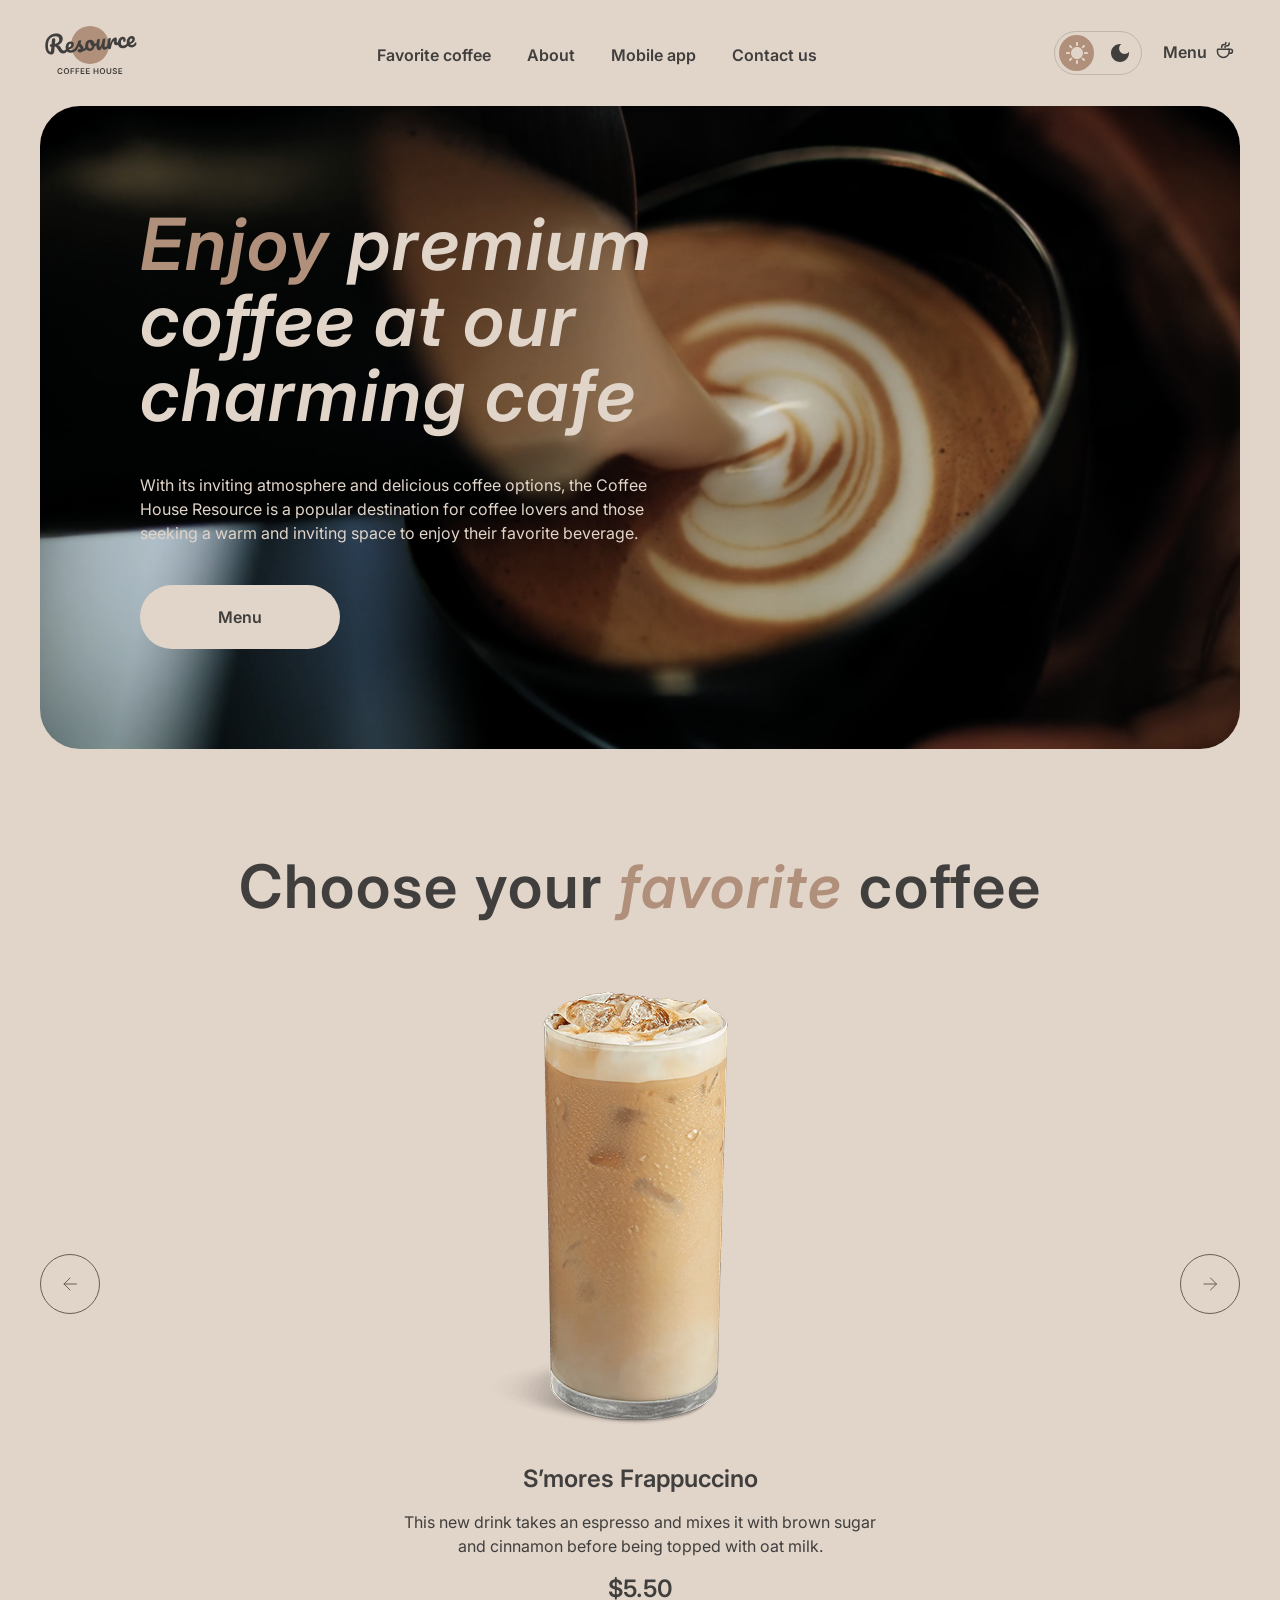
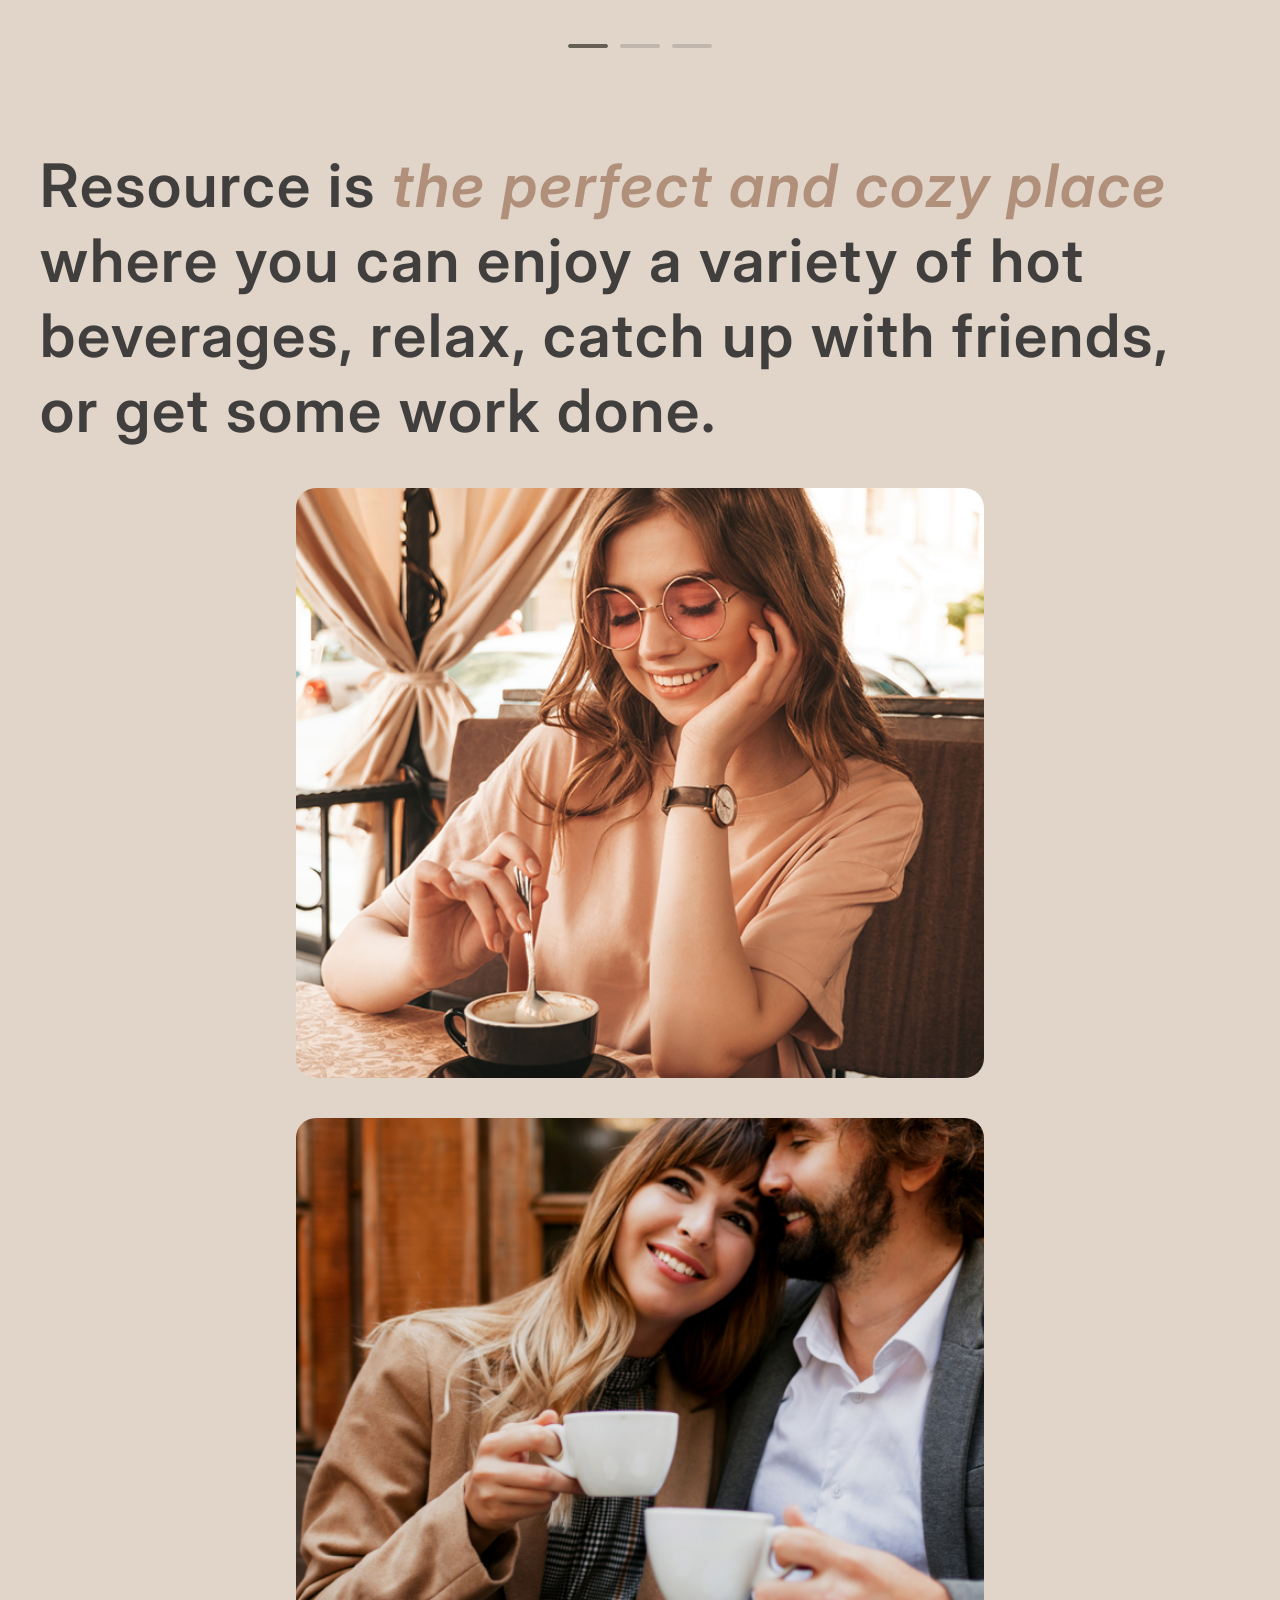
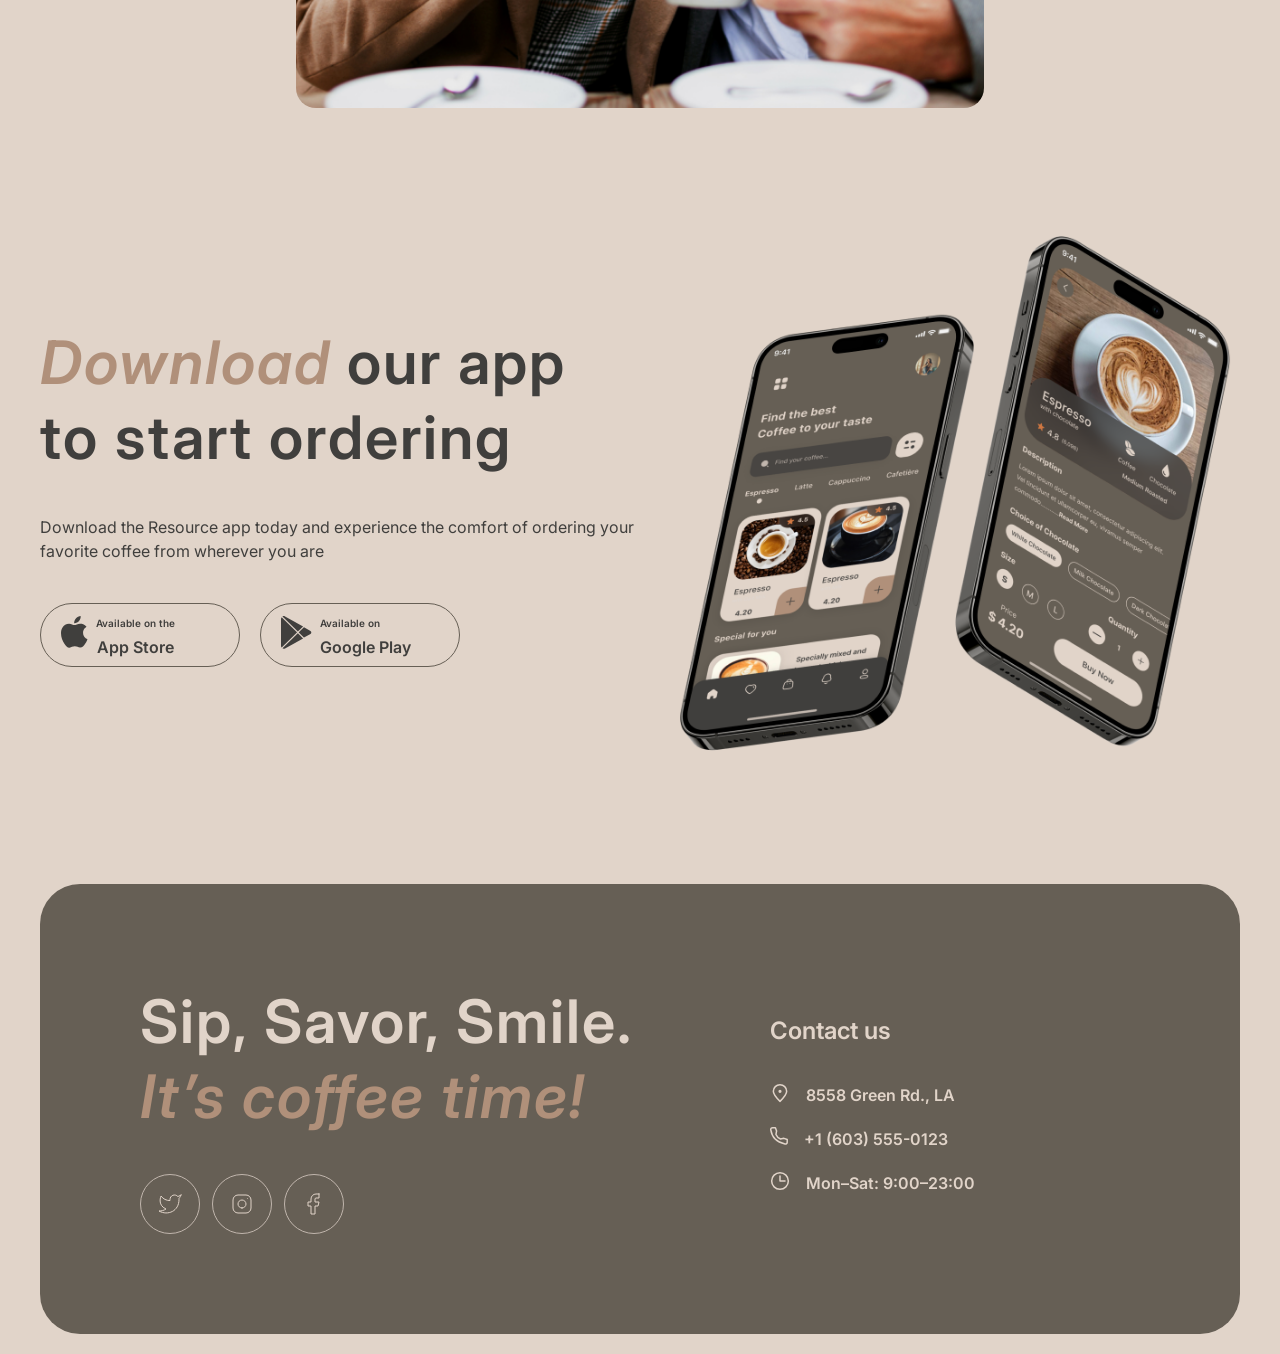
<file: index.html>
<!doctype html>
<html lang="en" data-theme="light">
  <head>
    <meta charset="UTF-8" />
    <meta name="viewport" content="width=device-width, initial-scale=1.0" />
    <link rel="icon" href="./favicon.ico" type="image/x-icon" />
    <link rel="stylesheet" href="./style.css" />
    <link rel="preconnect" href="https://fonts.googleapis.com" />
    <link rel="preconnect" href="https://fonts.gstatic.com" crossorigin />
    <link
      href="https://fonts.googleapis.com/css2?family=Inter:ital,opsz,wght@0,14..32,100..900;1,14..32,100..900&family=Manrope:wght@200..800&display=swap"
      rel="stylesheet" />
    <title>Coffee house</title>
  </head>
  <body>
    <div class="container">
      <header class="header">
        <div class="header-container">
          <a class="logo" href="#">
            <svg
              width="100"
              height="60"
              viewBox="0 0 100 60"
              fill="none"
              xmlns="http://www.w3.org/2000/svg">
              <path
                d="M69 25C69 35.4934 60.4934 44 50 44C39.5066 44 31 35.4934 31 25C31 14.5066 39.5066 6 50 6C60.4934 6 69 14.5066 69 25Z"
                fill="#B0907A" />
              <path
                class="logo-text"
                d="M95.6784 22.2913C95.8856 22.2732 96.0534 22.3548 96.1817 22.5364C96.326 22.7165 96.4127 22.9739 96.442 23.3086C96.4922 23.8824 96.4 24.3884 96.1652 24.8265C95.7789 25.5509 95.2359 26.1365 94.5362 26.5832C93.8524 27.0285 93.0084 27.295 92.0042 27.3829C90.4741 27.5168 89.2469 27.1664 88.3226 26.3318C87.3969 25.4812 86.8658 24.2749 86.7291 22.7129C86.6329 21.6131 86.7748 20.5727 87.1547 19.5919C87.5333 18.5951 88.1046 17.7822 88.8687 17.1532C89.6487 16.5229 90.5568 16.1623 91.5928 16.0717C92.5173 15.9908 93.2829 16.2049 93.8895 16.714C94.4948 17.2071 94.8386 17.9239 94.9209 18.8643C95.0171 19.9641 94.7016 20.9473 93.9743 21.814C93.2617 22.6633 91.9772 23.4021 90.1208 24.0303C90.5675 24.73 91.2451 25.0401 92.1537 24.9606C92.8072 24.9035 93.3279 24.7053 93.7158 24.3662C94.1197 24.0257 94.5692 23.4725 95.0643 22.7064C95.2346 22.4506 95.4393 22.3122 95.6784 22.2913ZM91.3914 18.4503C90.8016 18.5019 90.3295 18.8885 89.9751 19.6102C89.6365 20.3304 89.5098 21.1767 89.5949 22.149L89.5991 22.1968C90.5199 21.8914 91.2318 21.4918 91.7347 20.9981C92.2376 20.5044 92.4632 19.9626 92.4117 19.3729C92.3852 19.0701 92.2766 18.8386 92.0859 18.6786C91.9098 18.5013 91.6783 18.4252 91.3914 18.4503Z"
                fill="#403F3D" />
              <path
                class="logo-text"
                d="M83.2976 28.1446C81.7356 28.2813 80.4779 27.9497 79.5245 27.1497C78.5857 26.3324 78.0529 25.1985 77.926 23.7481C77.813 22.457 77.969 21.303 78.394 20.2861C78.819 19.2692 79.4149 18.4622 80.1818 17.8651C80.9487 17.268 81.7784 16.9304 82.671 16.8523C83.5477 16.7756 84.2481 16.9793 84.7723 17.4635C85.311 17.9303 85.6159 18.5702 85.6871 19.383C85.7456 20.0525 85.6437 20.6316 85.3813 21.1203C85.1348 21.6076 84.7725 21.8722 84.2944 21.9141C83.9915 21.9406 83.7382 21.8904 83.5344 21.7637C83.3465 21.6356 83.2414 21.444 83.2191 21.189C83.2093 21.0774 83.2141 20.9485 83.2334 20.8023C83.2527 20.6561 83.2676 20.5504 83.278 20.4852C83.3367 20.2392 83.357 20.0125 83.3389 19.8053C83.3208 19.5981 83.2511 19.4436 83.1297 19.3418C83.0243 19.2386 82.876 19.1953 82.6847 19.2121C82.3181 19.2441 81.9901 19.4415 81.7006 19.8041C81.4097 20.1508 81.193 20.6114 81.0506 21.186C80.9081 21.7606 80.8661 22.3826 80.9247 23.0521C81.0865 24.901 81.9723 25.7551 83.5821 25.6142C84.2356 25.557 84.9181 25.2805 85.6296 24.7846C86.3556 24.2714 87.0469 23.5444 87.7034 22.6036C87.8752 22.3637 88.0806 22.2333 88.3197 22.2124C88.5269 22.1942 88.6946 22.2759 88.8229 22.4574C88.9672 22.6375 89.054 22.895 89.0832 23.2297C89.1362 23.8354 89.028 24.3427 88.7587 24.7518C88.0904 25.7418 87.2526 26.5378 86.2452 27.1399C85.2524 27.7247 84.2699 28.0596 83.2976 28.1446Z"
                fill="#403F3D" />
              <path
                class="logo-text"
                d="M69.549 29.3476C68.9433 29.4006 68.485 29.1195 68.1742 28.5042C67.8794 27.8876 67.6706 26.8779 67.5479 25.4753C67.3666 23.4032 67.4892 21.4089 67.9158 19.4924C68.0188 19.0177 68.2207 18.6627 68.5213 18.4276C68.8365 18.1752 69.289 18.0232 69.8787 17.9716C70.1975 17.9437 70.4242 17.964 70.5586 18.0326C70.6931 18.1011 70.7701 18.2469 70.7897 18.4701C70.812 18.7251 70.7426 19.3094 70.5816 20.2229C70.478 20.8744 70.3993 21.4434 70.3455 21.93C70.2917 22.4165 70.2636 23.0132 70.2612 23.7201C70.6673 22.3033 71.1594 21.136 71.7376 20.2181C72.3158 19.3002 72.8997 18.6308 73.4892 18.2098C74.0947 17.7874 74.6605 17.5532 75.1865 17.5072C76.2225 17.4166 76.7858 17.8893 76.8765 18.9253C76.8946 19.1325 76.8668 19.6409 76.7931 20.4504C76.7214 21.0991 76.6925 21.5032 76.7064 21.6626C76.7552 22.2204 76.9789 22.4819 77.3773 22.4471C77.8236 22.408 78.3668 22.0072 79.0067 21.2445C79.1958 21.0191 79.4019 20.8967 79.6251 20.8772C79.8323 20.8591 80 20.9408 80.1283 21.1223C80.2712 21.2864 80.3559 21.5199 80.3824 21.8228C80.434 22.4125 80.315 22.8887 80.0255 23.2513C79.6197 23.7526 79.1285 24.1971 78.5521 24.5848C77.9903 24.9552 77.3746 25.1697 76.7052 25.2282C75.8604 25.3021 75.196 25.1434 74.7121 24.7521C74.2441 24.3594 73.978 23.7965 73.9139 23.0633C73.8929 22.8242 73.8959 22.583 73.9228 22.3397C73.9268 22.0182 73.9239 21.8016 73.9142 21.69C73.8919 21.435 73.793 21.3151 73.6177 21.3305C73.3786 21.3514 73.0836 21.6503 72.7325 22.2271C72.396 22.7865 72.0748 23.5213 71.7689 24.4314C71.4631 25.3415 71.2332 26.2932 71.0791 27.2864C70.9694 28.0509 70.8068 28.5791 70.5914 28.8709C70.3906 29.1455 70.0431 29.3044 69.549 29.3476Z"
                fill="#403F3D" />
              <path
                class="logo-text"
                d="M59.2462 30.2488C58.5289 30.3116 57.9106 30.0364 57.3912 29.4233C56.8863 28.7929 56.5906 27.9836 56.5042 26.9954C56.3996 25.8 56.3838 24.7012 56.4567 23.699C56.5282 22.6809 56.6985 21.5979 56.9675 20.4501C57.085 19.958 57.2782 19.5958 57.547 19.3635C57.8157 19.1312 58.2609 18.9878 58.8826 18.9334C59.2332 18.9028 59.4772 18.9376 59.6145 19.038C59.7677 19.1371 59.8541 19.2981 59.8736 19.5213C59.8847 19.6488 59.8347 20.0868 59.7235 20.8354C59.6157 21.4391 59.5349 21.9842 59.4811 22.4707C59.3088 24.1722 59.247 25.3019 59.2958 25.8598C59.3251 26.1945 59.3859 26.4301 59.4781 26.5666C59.569 26.6871 59.7021 26.7397 59.8774 26.7244C60.1165 26.7035 60.3904 26.4386 60.6993 25.9297C61.024 25.4195 61.3431 24.6608 61.6565 23.6536C61.9859 22.6451 62.2798 21.4148 62.5382 19.9627C62.6239 19.4734 62.7852 19.114 63.0221 18.8845C63.2749 18.6535 63.6643 18.5151 64.1903 18.4691C64.5569 18.437 64.8161 18.4625 64.9679 18.5456C65.1184 18.6127 65.204 18.7658 65.2249 19.0049C65.2598 19.4034 65.1561 20.5127 64.9138 22.3327C64.646 24.412 64.533 25.6907 64.5748 26.1688C64.6013 26.4717 64.686 26.7052 64.8289 26.8694C64.9703 27.0176 65.1447 27.0827 65.3519 27.0645C65.6706 27.0366 66.0285 26.8126 66.4254 26.3924C66.8368 25.9549 67.3708 25.2657 68.0273 24.3249C68.199 24.0851 68.4044 23.9547 68.6435 23.9337C68.8507 23.9156 69.0185 23.9973 69.1468 24.1788C69.291 24.3589 69.3778 24.6163 69.4071 24.9511C69.4629 25.5886 69.3547 26.096 69.0825 26.4731C68.471 27.3779 67.7905 28.1361 67.041 28.7477C66.3074 29.358 65.4385 29.707 64.4343 29.7949C63.6693 29.8618 63.0776 29.6165 62.6594 29.0588C62.2572 28.4997 62.0093 27.6862 61.9159 26.6183C61.7398 27.7259 61.4065 28.5982 60.9162 29.2354C60.4245 29.8566 59.8678 30.1944 59.2462 30.2488Z"
                fill="#403F3D" />
              <path
                class="logo-text"
                d="M57.5606 22.8796C57.7678 22.8614 57.9362 22.9511 58.0659 23.1485C58.1956 23.346 58.2744 23.6041 58.3023 23.9229C58.3692 24.688 58.1779 25.1625 57.7282 25.3463C56.8011 25.7647 55.7659 26.048 54.6225 26.1963C54.4367 27.5616 53.9332 28.6898 53.1117 29.5808C52.2888 30.4559 51.3115 30.9429 50.1799 31.0419C49.2235 31.1256 48.3824 30.9663 47.6566 30.564C46.9467 30.1603 46.383 29.5913 45.9654 28.8569C45.5478 28.1225 45.3 27.309 45.2219 26.4164C45.1159 25.205 45.2529 24.1089 45.6328 23.1281C46.0114 22.1313 46.5841 21.3343 47.351 20.7372C48.1165 20.1242 48.9933 19.7744 49.9816 19.688C51.1929 19.582 52.2022 19.9193 53.0093 20.6999C53.8309 21.4632 54.3592 22.453 54.5941 23.6691C55.339 23.5558 56.2177 23.3183 57.23 22.9567C57.3547 22.9136 57.4649 22.8879 57.5606 22.8796ZM50.1494 28.4908C50.6595 28.4462 51.0797 28.2007 51.41 27.7542C51.7563 27.3063 51.959 26.6863 52.0182 25.8941C51.4948 25.6026 51.0739 25.1977 50.7555 24.6795C50.4531 24.1599 50.2754 23.5972 50.2224 22.9916C50.2001 22.7365 50.2017 22.4794 50.2272 22.2202L50.1076 22.2307C49.4701 22.2864 48.9633 22.644 48.5873 23.3032C48.2259 23.9452 48.094 24.824 48.1916 25.9398C48.2683 26.8164 48.4942 27.4712 48.8694 27.9042C49.2605 28.3357 49.6872 28.5313 50.1494 28.4908Z"
                fill="#403F3D" />
              <path
                class="logo-text"
                d="M40.3103 32.4354C39.4815 32.508 38.8272 32.3725 38.3474 32.029C37.8836 31.6841 37.6307 31.2726 37.5889 30.7944C37.5527 30.38 37.6727 30.0081 37.9491 29.6787C38.2254 29.3494 38.6584 29.1589 39.2482 29.1073C39.4554 29.0892 39.6966 29.0922 39.9717 29.1163C40.2614 29.1231 40.4787 29.1282 40.6235 29.1316C40.5713 28.7185 40.4415 28.3364 40.2341 27.9851C40.0427 27.6325 39.8048 27.3 39.5205 26.9876C39.2348 26.6592 38.9692 26.3773 38.7237 26.1418C38.3119 27.1254 37.8861 27.9497 37.4464 28.6145C37.0226 29.278 36.5482 29.9137 36.0232 30.5218C35.7614 30.8338 35.4711 31.0038 35.1523 31.0316C34.8973 31.054 34.6824 30.9844 34.5077 30.823C34.3316 30.6457 34.2316 30.4216 34.2079 30.1506C34.1801 29.8318 34.2658 29.5272 34.4653 29.2367L34.7426 28.827C35.5244 27.6664 36.1078 26.7159 36.4928 25.9756C36.7233 25.4896 36.9884 24.8481 37.288 24.0509C37.5863 23.2379 37.8745 22.4016 38.1527 21.542C38.3942 20.8142 38.9931 20.4085 39.9494 20.3248C40.3957 20.2858 40.71 20.2984 40.8923 20.3628C41.0746 20.4271 41.1734 20.547 41.1888 20.7223C41.1971 20.8179 41.1785 20.9722 41.1329 21.1849C41.0873 21.3977 41.0177 21.6126 40.9243 21.8296C40.6876 22.4285 40.5867 22.9272 40.6215 23.3257C40.6424 23.5647 40.7451 23.8208 40.9296 24.0937C41.1301 24.3653 41.4244 24.7009 41.8127 25.1006C42.3814 25.7254 42.8141 26.2657 43.111 26.7216C43.4224 27.1601 43.6025 27.6583 43.6513 28.2162C43.6652 28.3756 43.6688 28.6001 43.662 28.8898C44.4166 28.5187 45.2626 27.6335 46.2003 26.2345C46.372 25.9946 46.5774 25.8642 46.8165 25.8433C47.0237 25.8252 47.1915 25.9069 47.3198 26.0884C47.464 26.2685 47.5508 26.5259 47.5801 26.8606C47.6331 27.4663 47.5249 27.9737 47.2555 28.3827C46.545 29.4407 45.8392 30.185 45.1381 30.6158C44.4515 31.0292 43.5756 31.2985 42.5105 31.4238C41.9204 32.0215 41.187 32.3587 40.3103 32.4354Z"
                fill="#403F3D" />
              <path
                class="logo-text"
                d="M36.6161 26.7357C36.8233 26.7175 36.9911 26.7992 37.1194 26.9807C37.2636 27.1608 37.3504 27.4183 37.3797 27.753C37.4355 28.3905 37.3273 28.8979 37.0551 29.2751C36.5281 30.0439 35.7492 30.7786 34.7183 31.4791C33.7034 32.1782 32.5823 32.5815 31.355 32.6888C29.6814 32.8353 28.3426 32.4947 27.3386 31.667C26.3347 30.8394 25.7637 29.6365 25.6256 28.0586C25.5294 26.9588 25.6713 25.9185 26.0512 24.9376C26.4298 23.9408 27.0011 23.1279 27.7652 22.4989C28.5452 21.8686 29.4533 21.508 30.4893 21.4174C31.4138 21.3365 32.1793 21.5506 32.786 22.0597C33.3913 22.5528 33.7351 23.2696 33.8173 24.21C33.9136 25.3098 33.5981 26.293 32.8708 27.1597C32.1581 28.009 30.8816 28.7471 29.0412 29.3739C29.5039 30.0722 30.293 30.3726 31.4088 30.275C32.126 30.2122 32.9173 29.894 33.7826 29.3204C34.6625 28.7295 35.4016 27.9983 35.9999 27.1269C36.1716 26.887 36.377 26.7566 36.6161 26.7357ZM30.2878 23.796C29.6981 23.8476 29.226 24.2342 28.8715 24.9559C28.533 25.6761 28.4063 26.5224 28.4914 27.4947L28.4955 27.5425C29.4164 27.2371 30.1283 26.8375 30.6312 26.3438C31.1341 25.8501 31.3597 25.3083 31.3081 24.7186C31.2816 24.4158 31.1731 24.1843 30.9824 24.0243C30.8063 23.847 30.5747 23.7709 30.2878 23.796Z"
                fill="#403F3D" />
              <path
                class="logo-text"
                d="M27.6906 27.5167C27.8978 27.4986 28.0656 27.5803 28.1939 27.7618C28.3382 27.9419 28.4249 28.1993 28.4542 28.5341C28.5086 29.1557 28.4004 29.6631 28.1296 30.0561C27.4454 31.0476 26.7351 31.8324 25.9987 32.4108C25.261 32.9733 24.3581 33.3012 23.2902 33.3946C22.2541 33.4853 21.3451 33.2837 20.5631 32.79C19.797 32.2949 19.028 31.3985 18.256 30.1009C17.6351 29.063 17.151 28.3023 16.8035 27.8188C16.4547 27.3193 16.119 26.9712 15.7967 26.7745C15.4903 26.5765 15.1198 26.4724 14.6852 26.4622C14.6508 26.8025 14.5595 27.8705 14.4114 29.6663C14.3537 30.4744 14.3165 30.9675 14.3 31.1456C14.2256 32.1319 13.9724 32.9089 13.5402 33.4767C13.1067 34.0286 12.4038 34.3471 11.4315 34.4321C10.3636 34.5256 9.38799 34.2977 8.50477 33.7486C7.63609 33.1822 6.9298 32.3606 6.38589 31.2839C5.84059 30.1913 5.50518 28.9277 5.37968 27.4932C5.1454 24.8154 5.40544 22.4638 6.15978 20.4383C6.93006 18.4115 8.10738 16.8148 9.69174 15.6483C11.2906 14.4644 13.1899 13.7763 15.3895 13.5838C16.9196 13.45 18.223 13.5688 19.2994 13.9404C20.3759 14.312 21.1968 14.8826 21.762 15.6523C22.3432 16.4206 22.6784 17.3148 22.7676 18.3349C22.8457 19.2275 22.7073 20.1229 22.3522 21.0213C22.0117 21.9023 21.4476 22.7066 20.66 23.434C19.8724 24.1614 18.8869 24.7375 17.7034 25.1622C18.4866 25.3025 19.1057 25.5856 19.5605 26.0116C20.0154 26.4376 20.4891 27.0787 20.9816 27.9351C21.5115 28.8524 22.0112 29.5153 22.4806 29.924C22.966 30.3312 23.4955 30.5098 24.0693 30.4596C24.5794 30.4149 25.0509 30.205 25.4838 29.8299C25.9154 29.4388 26.4456 28.7981 27.0744 27.9079C27.2461 27.6681 27.4515 27.5377 27.6906 27.5167ZM11.3837 26.727C10.8418 26.7744 10.4561 26.6797 10.2266 26.4428C10.013 26.2045 9.89225 25.9259 9.86436 25.6071C9.8309 25.2246 9.92394 24.9113 10.1435 24.6672C10.379 24.4218 10.6562 24.2851 10.9749 24.2572L11.5727 24.2049C11.691 22.6206 11.8123 21.2528 11.9364 20.1016C12.053 19.0474 12.6771 18.4708 13.8088 18.3718C14.7173 18.2923 15.2071 18.659 15.2782 19.4719C15.2936 19.6473 15.2975 19.7835 15.2899 19.8805L14.9199 23.9121C15.7764 23.789 16.5393 23.5134 17.2085 23.0855C17.8937 22.6561 18.4149 22.0966 18.7722 21.4068C19.1454 20.7156 19.2957 19.9556 19.2232 19.1268C19.1353 18.1226 18.7236 17.3636 17.988 16.8498C17.2524 16.3359 16.2232 16.1369 14.9002 16.2526C13.3382 16.3893 12.0016 16.8997 10.8904 17.7839C9.79381 18.6508 8.98568 19.8779 8.46605 21.4653C7.94503 23.0366 7.78003 24.9142 7.97108 27.0978C8.06033 28.1179 8.24063 28.9855 8.51198 29.7006C8.78334 30.4157 9.08648 30.9432 9.42139 31.2834C9.75631 31.6235 10.0592 31.7817 10.3302 31.7579C10.5374 31.7398 10.6957 31.6216 10.8051 31.4032C10.9304 31.1834 11.0127 30.839 11.052 30.3698L11.3837 26.727Z"
                fill="#403F3D" />
              <path
                class="logo-text"
                d="M78.4023 54.0001V48.1819H82.1864V49.0654H79.4563V50.645H81.9904V51.5285H79.4563V53.1165H82.2092V54.0001H78.4023Z"
                fill="#403F3D" />
              <path
                class="logo-text"
                d="M75.9698 49.7813C75.9433 49.5332 75.8316 49.34 75.6346 49.2017C75.4395 49.0635 75.1857 48.9943 74.8732 48.9943C74.6535 48.9943 74.4651 49.0275 74.3079 49.0938C74.1507 49.1601 74.0304 49.25 73.9471 49.3637C73.8638 49.4773 73.8211 49.607 73.8192 49.7529C73.8192 49.8741 73.8467 49.9792 73.9016 50.0682C73.9585 50.1572 74.0352 50.233 74.1317 50.2955C74.2283 50.3561 74.3353 50.4072 74.4528 50.4489C74.5702 50.4906 74.6886 50.5256 74.8079 50.554L75.3533 50.6904C75.573 50.7415 75.7842 50.8106 75.9869 50.8977C76.1914 50.9849 76.3742 51.0947 76.5352 51.2273C76.698 51.3599 76.8268 51.5199 76.9215 51.7074C77.0162 51.8949 77.0636 52.1146 77.0636 52.3665C77.0636 52.7074 76.9764 53.0076 76.8022 53.2671C76.628 53.5246 76.3761 53.7263 76.0465 53.8722C75.7189 54.0161 75.3221 54.0881 74.8562 54.0881C74.4035 54.0881 74.0105 54.018 73.6772 53.8779C73.3458 53.7377 73.0863 53.5332 72.8988 53.2642C72.7132 52.9953 72.6128 52.6676 72.5977 52.2813H73.6346C73.6497 52.4839 73.7122 52.6525 73.8221 52.787C73.9319 52.9214 74.0749 53.0218 74.2511 53.0881C74.4291 53.1544 74.628 53.1875 74.8477 53.1875C75.0768 53.1875 75.2776 53.1534 75.4499 53.0852C75.6242 53.0152 75.7605 52.9186 75.859 52.7955C75.9575 52.6705 76.0077 52.5246 76.0096 52.358C76.0077 52.2065 75.9632 52.0815 75.8761 51.983C75.7889 51.8826 75.6668 51.7993 75.5096 51.733C75.3543 51.6648 75.1725 51.6042 74.9641 51.5512L74.3022 51.3807C73.823 51.2576 73.4442 51.071 73.1658 50.821C72.8893 50.5692 72.7511 50.2349 72.7511 49.8182C72.7511 49.4754 72.8439 49.1752 73.0295 48.9176C73.217 48.6601 73.4717 48.4602 73.7937 48.3182C74.1156 48.1743 74.4802 48.1023 74.8874 48.1023C75.3003 48.1023 75.6621 48.1743 75.9727 48.3182C76.2852 48.4602 76.5304 48.6582 76.7085 48.912C76.8865 49.1638 76.9783 49.4536 76.984 49.7813H75.9698Z"
                fill="#403F3D" />
              <path
                class="logo-text"
                d="M70.2086 48.1819H71.2626V51.983C71.2626 52.3997 71.1641 52.7662 70.9672 53.0825C70.7721 53.3987 70.4975 53.6459 70.1433 53.8239C69.7891 54.0001 69.3753 54.0881 68.9018 54.0881C68.4264 54.0881 68.0117 54.0001 67.6575 53.8239C67.3033 53.6459 67.0287 53.3987 66.8336 53.0825C66.6386 52.7662 66.541 52.3997 66.541 51.983V48.1819H67.595V51.895C67.595 52.1374 67.648 52.3533 67.7541 52.5427C67.862 52.7321 68.0136 52.8807 68.2086 52.9887C68.4037 53.0948 68.6348 53.1478 68.9018 53.1478C69.1689 53.1478 69.3999 53.0948 69.595 52.9887C69.792 52.8807 69.9435 52.7321 70.0495 52.5427C70.1556 52.3533 70.2086 52.1374 70.2086 51.895V48.1819Z"
                fill="#403F3D" />
              <path
                class="logo-text"
                d="M65.1435 51.0909C65.1435 51.7178 65.026 52.2548 64.7912 52.7017C64.5582 53.1468 64.2401 53.4877 63.8366 53.7245C63.4351 53.9612 62.9796 54.0796 62.4702 54.0796C61.9607 54.0796 61.5043 53.9612 61.1009 53.7245C60.6993 53.4858 60.3812 53.144 60.1463 52.6989C59.9134 52.2519 59.7969 51.7159 59.7969 51.0909C59.7969 50.464 59.9134 49.9281 60.1463 49.483C60.3812 49.036 60.6993 48.6942 61.1009 48.4574C61.5043 48.2207 61.9607 48.1023 62.4702 48.1023C62.9796 48.1023 63.4351 48.2207 63.8366 48.4574C64.2401 48.6942 64.5582 49.036 64.7912 49.483C65.026 49.9281 65.1435 50.464 65.1435 51.0909ZM64.0838 51.0909C64.0838 50.6496 64.0147 50.2775 63.8764 49.9745C63.7401 49.6695 63.5507 49.4394 63.3082 49.2841C63.0658 49.1269 62.7865 49.0483 62.4702 49.0483C62.1539 49.0483 61.8745 49.1269 61.6321 49.2841C61.3897 49.4394 61.1993 49.6695 61.0611 49.9745C60.9247 50.2775 60.8565 50.6496 60.8565 51.0909C60.8565 51.5322 60.9247 51.9053 61.0611 52.2102C61.1993 52.5133 61.3897 52.7434 61.6321 52.9006C61.8745 53.0559 62.1539 53.1335 62.4702 53.1335C62.7865 53.1335 63.0658 53.0559 63.3082 52.9006C63.5507 52.7434 63.7401 52.5133 63.8764 52.2102C64.0147 51.9053 64.0838 51.5322 64.0838 51.0909Z"
                fill="#403F3D" />
              <path
                class="logo-text"
                d="M53.5918 54.0001V48.1819H54.6458V50.645H57.3418V48.1819H58.3986V54.0001H57.3418V51.5285H54.6458V54.0001H53.5918Z"
                fill="#403F3D" />
              <path
                class="logo-text"
                d="M45.9492 54.0001V48.1819H49.7333V49.0654H47.0032V50.645H49.5373V51.5285H47.0032V53.1165H49.756V54.0001H45.9492Z"
                fill="#403F3D" />
              <path
                class="logo-text"
                d="M40.6895 54.0001V48.1819H44.4735V49.0654H41.7434V50.645H44.2775V51.5285H41.7434V53.1165H44.4963V54.0001H40.6895Z"
                fill="#403F3D" />
              <path
                class="logo-text"
                d="M35.6016 54.0001V48.1819H39.3288V49.0654H36.6555V50.645H39.0732V51.5285H36.6555V54.0001H35.6016Z"
                fill="#403F3D" />
              <path
                class="logo-text"
                d="M30.5137 54.0001V48.1819H34.2409V49.0654H31.5676V50.645H33.9853V51.5285H31.5676V54.0001H30.5137Z"
                fill="#403F3D" />
              <path
                class="logo-text"
                d="M29.1181 51.0909C29.1181 51.7178 29.0007 52.2548 28.7658 52.7017C28.5328 53.1468 28.2147 53.4877 27.8113 53.7245C27.4097 53.9612 26.9542 54.0796 26.4448 54.0796C25.9353 54.0796 25.4789 53.9612 25.0755 53.7245C24.6739 53.4858 24.3558 53.144 24.1209 52.6989C23.888 52.2519 23.7715 51.7159 23.7715 51.0909C23.7715 50.464 23.888 49.9281 24.1209 49.483C24.3558 49.036 24.6739 48.6942 25.0755 48.4574C25.4789 48.2207 25.9353 48.1023 26.4448 48.1023C26.9542 48.1023 27.4097 48.2207 27.8113 48.4574C28.2147 48.6942 28.5328 49.036 28.7658 49.483C29.0007 49.9281 29.1181 50.464 29.1181 51.0909ZM28.0584 51.0909C28.0584 50.6496 27.9893 50.2775 27.851 49.9745C27.7147 49.6695 27.5253 49.4394 27.2828 49.2841C27.0404 49.1269 26.7611 49.0483 26.4448 49.0483C26.1285 49.0483 25.8491 49.1269 25.6067 49.2841C25.3643 49.4394 25.1739 49.6695 25.0357 49.9745C24.8993 50.2775 24.8311 50.6496 24.8311 51.0909C24.8311 51.5322 24.8993 51.9053 25.0357 52.2102C25.1739 52.5133 25.3643 52.7434 25.6067 52.9006C25.8491 53.0559 26.1285 53.1335 26.4448 53.1335C26.7611 53.1335 27.0404 53.0559 27.2828 52.9006C27.5253 52.7434 27.7147 52.5133 27.851 52.2102C27.9893 51.9053 28.0584 51.5322 28.0584 51.0909Z"
                fill="#403F3D" />
              <path
                class="logo-text"
                d="M22.5536 50.1449H21.4911C21.4608 49.9707 21.4049 49.8163 21.3235 49.6818C21.2421 49.5455 21.1407 49.4299 21.0195 49.3352C20.8983 49.2406 20.7601 49.1695 20.6048 49.1222C20.4513 49.0729 20.2856 49.0483 20.1076 49.0483C19.7913 49.0483 19.511 49.1279 19.2667 49.287C19.0224 49.4442 18.8311 49.6752 18.6928 49.9801C18.5546 50.2832 18.4854 50.6534 18.4854 51.0909C18.4854 51.536 18.5546 51.911 18.6928 52.2159C18.833 52.519 19.0243 52.7481 19.2667 52.9034C19.511 53.0568 19.7904 53.1335 20.1048 53.1335C20.279 53.1335 20.4419 53.1108 20.5934 53.0654C20.7468 53.018 20.8841 52.9489 21.0053 52.858C21.1284 52.7671 21.2317 52.6553 21.315 52.5227C21.4002 52.3902 21.4589 52.2387 21.4911 52.0682L22.5536 52.0739C22.5138 52.3504 22.4277 52.6099 22.2951 52.8523C22.1644 53.0947 21.993 53.3087 21.7809 53.4943C21.5688 53.6781 21.3207 53.822 21.0366 53.9262C20.7525 54.0284 20.4371 54.0796 20.0906 54.0796C19.5792 54.0796 19.1228 53.9612 18.7212 53.7245C18.3197 53.4877 18.0034 53.1459 17.7724 52.6989C17.5413 52.2519 17.4258 51.7159 17.4258 51.0909C17.4258 50.464 17.5423 49.9281 17.7752 49.483C18.0082 49.036 18.3254 48.6942 18.7269 48.4574C19.1284 48.2207 19.583 48.1023 20.0906 48.1023C20.4144 48.1023 20.7156 48.1477 20.994 48.2387C21.2724 48.3296 21.5205 48.4631 21.7383 48.6392C21.9561 48.8135 22.1351 49.0275 22.2752 49.2813C22.4173 49.5332 22.5101 49.821 22.5536 50.1449Z"
                fill="#403F3D" />
            </svg>
          </a>
          <nav class="nav">
            <ul class="nav-list">
              <li class="nav-item">
                <a href="#favorite" class="nav-link">Favorite coffee</a>
              </li>
              <li class="nav-item">
                <a href="#about" class="nav-link">About</a>
              </li>
              <li class="nav-item">
                <a href="#mobile" class="nav-link">Mobile app</a>
              </li>
              <li class="nav-item">
                <a href="#contact" class="nav-link">Contact us</a>
              </li>
            </ul>
          </nav>
          <div class="header-actions">
            <div class="theme">
              <div class="theme-icon theme-light active">
                <svg
                  width="22"
                  height="22"
                  viewBox="0 0 22 22"
                  fill="none"
                  xmlns="http://www.w3.org/2000/svg">
                  <path
                    d="M10 3V1C10 0.45 10.45 0 11 0C11.55 0 12 0.45 12 1V3C12 3.55 11.55 4 11 4C10.45 4 10 3.55 10 3ZM17.36 6.05L18.77 4.63C19.16 4.24 19.16 3.61 18.77 3.22C18.38 2.83 17.75 2.83 17.36 3.22L15.95 4.64C15.56 5.03 15.56 5.66 15.95 6.05C16.34 6.44 16.97 6.44 17.36 6.05ZM21 10H19C18.45 10 18 10.45 18 11C18 11.55 18.45 12 19 12H21C21.55 12 22 11.55 22 11C22 10.45 21.55 10 21 10ZM11 18C10.45 18 10 18.45 10 19V21C10 21.55 10.45 22 11 22C11.55 22 12 21.55 12 21V19C12 18.45 11.55 18 11 18ZM4.64 6.05L3.22 4.64C2.83 4.25 2.83 3.61 3.22 3.23C3.61 2.85 4.25 2.84 4.63 3.23L6.04 4.64C6.43 5.03 6.43 5.67 6.04 6.05C5.65 6.43 5.02 6.44 4.64 6.05ZM15.95 15.95C15.56 16.34 15.56 16.98 15.95 17.36L17.36 18.77C17.75 19.16 18.39 19.16 18.77 18.77C19.16 18.38 19.16 17.74 18.77 17.36L17.36 15.95C16.98 15.56 16.34 15.56 15.95 15.95ZM1 12H3C3.55 12 4 11.55 4 11C4 10.45 3.55 10 3 10H1C0.45 10 0 10.45 0 11C0 11.55 0.45 12 1 12ZM4.64 18.78L6.05 17.37C6.44 16.98 6.44 16.34 6.05 15.96C5.66 15.58 5.02 15.57 4.64 15.96L3.23 17.37C2.84 17.76 2.84 18.4 3.23 18.78C3.61 19.17 4.25 19.17 4.64 18.78ZM11 5C7.69 5 5 7.69 5 11C5 14.31 7.69 17 11 17C14.31 17 17 14.31 17 11C17 7.69 14.31 5 11 5Z"
                    fill="#E1D4C9" />
                </svg>
              </div>
              <div class="theme-icon theme-dark">
                <svg
                  width="18"
                  height="18"
                  viewBox="0 0 18 18"
                  fill="none"
                  xmlns="http://www.w3.org/2000/svg">
                  <path
                    d="M9 0C4.03 0 0 4.03 0 9C0 13.97 4.03 18 9 18C13.97 18 18 13.97 18 9C18 8.54 17.96 8.08 17.9 7.64C16.92 9.01 15.32 9.9 13.5 9.9C10.52 9.9 8.1 7.48 8.1 4.5C8.1 2.69 8.99 1.08 10.36 0.0999999C9.92 0.0399999 9.46 0 9 0Z"
                    fill="#403F3D" />
                </svg>
              </div>
            </div>
            <a href="./menu.html" class="menu-link">
              <p>Menu</p>
              <svg
                class="menu-icon"
                width="20"
                height="20"
                viewBox="0 0 20 20"
                fill="none"
                xmlns="http://www.w3.org/2000/svg">
                <path
                  d="M14.167 9.76667V11.6667C14.167 14.8883 11.5553 17.5 8.33366 17.5C5.112 17.5 2.50033 14.8883 2.50033 11.6667V9.76667C2.50033 9.4353 2.76896 9.16667 3.10033 9.16667H13.567C13.8984 9.16667 14.167 9.4353 14.167 9.76667Z"
                  stroke="#403F3D"
                  stroke-width="1.5"
                  stroke-linecap="round"
                  stroke-linejoin="round" />
                <path
                  d="M10.0003 7.50008C10.0003 6.66675 10.5956 5.83341 11.786 5.83341C13.101 5.83341 14.167 4.76743 14.167 3.45246V2.91675"
                  stroke="#403F3D"
                  stroke-width="1.5"
                  stroke-linecap="round"
                  stroke-linejoin="round" />
                <path
                  d="M6.66634 7.5V7.08333C6.66634 5.70262 7.78563 4.58333 9.16634 4.58333C10.0868 4.58333 10.833 3.83714 10.833 2.91667V2.5"
                  stroke="#403F3D"
                  stroke-width="1.5"
                  stroke-linecap="round"
                  stroke-linejoin="round" />
                <path
                  d="M13.333 9.16675H15.4163C16.5669 9.16675 17.4997 10.0995 17.4997 11.2501C17.4997 12.4007 16.5669 13.3334 15.4163 13.3334H14.1663"
                  stroke="#403F3D"
                  stroke-width="1.5"
                  stroke-linecap="round"
                  stroke-linejoin="round" />
              </svg>
            </a>
            <div class="burger">
              <span class="burger-line"></span>
              <span class="burger-line"></span>
            </div>
          </div>
        </div>

        <div class="burger-menu">
          <ul class="burger-menu-list">
            <li class="burger-item">
              <a href="#favorite" class="burger-link">Favorite coffee</a>
            </li>
            <li class="burger-item">
              <a href="#about" class="burger-link">About</a>
            </li>
            <li class="burger-item">
              <a href="#mobile" class="burger-link">Mobile app</a>
            </li>
            <li class="burger-item">
              <a href="#contact" class="burger-link">Contact us</a>
            </li>
          </ul>
          <a href="./menu.html" class="burger-link butger-menu-link">
            <p>Menu</p>
            <svg
              class="menu-icon"
              width="40"
              height="40"
              viewBox="0 0 20 20"
              fill="none"
              xmlns="http://www.w3.org/2000/svg">
              <path
                d="M14.167 9.76667V11.6667C14.167 14.8883 11.5553 17.5 8.33366 17.5C5.112 17.5 2.50033 14.8883 2.50033 11.6667V9.76667C2.50033 9.4353 2.76896 9.16667 3.10033 9.16667H13.567C13.8984 9.16667 14.167 9.4353 14.167 9.76667Z"
                stroke="#403F3D"
                stroke-width="1.5"
                stroke-linecap="round"
                stroke-linejoin="round" />
              <path
                d="M10.0003 7.50008C10.0003 6.66675 10.5956 5.83341 11.786 5.83341C13.101 5.83341 14.167 4.76743 14.167 3.45246V2.91675"
                stroke="#403F3D"
                stroke-width="1.5"
                stroke-linecap="round"
                stroke-linejoin="round" />
              <path
                d="M6.66634 7.5V7.08333C6.66634 5.70262 7.78563 4.58333 9.16634 4.58333C10.0868 4.58333 10.833 3.83714 10.833 2.91667V2.5"
                stroke="#403F3D"
                stroke-width="1.5"
                stroke-linecap="round"
                stroke-linejoin="round" />
              <path
                d="M13.333 9.16675H15.4163C16.5669 9.16675 17.4997 10.0995 17.4997 11.2501C17.4997 12.4007 16.5669 13.3334 15.4163 13.3334H14.1663"
                stroke="#403F3D"
                stroke-width="1.5"
                stroke-linecap="round"
                stroke-linejoin="round" />
            </svg>
          </a>
        </div>
      </header>
      <main class="main">
        <section>
          <div class="hero-container">
            <div class="hero-info">
              <h1 class="hero-title">
                <span class="title-accent">Enjoy</span> premium coffee at our
                charming cafe
              </h1>
              <p class="hero-text">
                With its inviting atmosphere and delicious coffee options, the
                Coffee House Resource is a popular destination for coffee lovers
                and those seeking a warm and inviting space to enjoy their
                favorite beverage.
              </p>
              <a href="./menu.html" class="hero-button">
                <p>Menu</p>
                <svg
                  width="20"
                  height="20"
                  viewBox="0 0 20 20"
                  fill="none"
                  xmlns="http://www.w3.org/2000/svg">
                  <path
                    d="M14.166 9.76667V11.6667C14.166 14.8883 11.5543 17.5 8.33268 17.5C5.11102 17.5 2.49935 14.8883 2.49935 11.6667V9.76667C2.49935 9.4353 2.76798 9.16667 3.09935 9.16667H13.566C13.8974 9.16667 14.166 9.4353 14.166 9.76667Z"
                    stroke="#403F3D"
                    stroke-width="1.5"
                    stroke-linecap="round"
                    stroke-linejoin="round" />
                  <path
                    d="M9.99935 7.49996C9.99935 6.66663 10.5946 5.83329 11.7851 5.83329C13.1 5.83329 14.166 4.7673 14.166 3.45234V2.91663"
                    stroke="#403F3D"
                    stroke-width="1.5"
                    stroke-linecap="round"
                    stroke-linejoin="round" />
                  <path
                    d="M6.66732 7.5V7.08333C6.66732 5.70262 7.78661 4.58333 9.16732 4.58333C10.0878 4.58333 10.834 3.83714 10.834 2.91667V2.5"
                    stroke="#403F3D"
                    stroke-width="1.5"
                    stroke-linecap="round"
                    stroke-linejoin="round" />
                  <path
                    d="M13.334 9.16663H15.4173C16.5679 9.16663 17.5007 10.0994 17.5007 11.25C17.5007 12.4006 16.5679 13.3333 15.4173 13.3333H14.1673"
                    stroke="#403F3D"
                    stroke-width="1.5"
                    stroke-linecap="round"
                    stroke-linejoin="round" />
                </svg>
              </a>
            </div>
          </div>
        </section>
        <section class="section-favorite" id="favorite">
          <h2 class="section-title favorite-title">
            Choose your <span class="title-accent">favorite</span> coffee
          </h2>
          <div class="slider">
            <div class="slider-button slider-button_left">
              <svg
                width="24"
                height="24"
                viewBox="0 0 24 24"
                fill="none"
                xmlns="http://www.w3.org/2000/svg">
                <path
                  d="M18.5 12H6M12 18L6 12L12 6"
                  stroke="#403F3D"
                  stroke-linecap="round"
                  stroke-linejoin="round" />
              </svg>
            </div>
            <div class="slider-wrapper">
              <ul class="slider-list">
                <li class="slider-item">
                  <img
                    src="./assets/images/coffee-slider-1.png"
                    alt=""
                    class="slider-image" />
                  <div class="slider-content">
                    <p class="slider-content_title">S’mores Frappuccino</p>
                    <p class="slider-content_description">
                      This new drink takes an espresso and mixes it with brown
                      sugar and cinnamon before being topped with oat milk.
                    </p>
                    <p class="slider-content_price">$5.50</p>
                  </div>
                </li>
                <li class="slider-item">
                  <img
                    src="./assets/images/coffee-slider-2.png"
                    alt=""
                    class="slider-image" />
                  <div class="slider-content">
                    <p class="slider-content_title">S’mores Frappuccino</p>
                    <p class="slider-content_description">
                      This new drink takes an espresso and mixes it with brown
                      sugar and cinnamon before being topped with oat milk.
                    </p>
                    <p class="slider-content_price">$5.50</p>
                  </div>
                </li>
                <li class="slider-item">
                  <img
                    src="./assets/images/coffee-slider-3.png"
                    alt=""
                    class="slider-image" />
                  <div class="slider-content">
                    <p class="slider-content_title">S’mores Frappuccino</p>
                    <p class="slider-content_description">
                      This new drink takes an espresso and mixes it with brown
                      sugar and cinnamon before being topped with oat milk.
                    </p>
                    <p class="slider-content_price">$5.50</p>
                  </div>
                </li>
              </ul>
            </div>
            <div class="slider-button slider-button_right">
              <svg
                width="24"
                height="24"
                viewBox="0 0 24 24"
                fill="none"
                xmlns="http://www.w3.org/2000/svg">
                <path
                  d="M6 12H18.5M12.5 18L18.5 12L12.5 6"
                  stroke="#403F3D"
                  stroke-linecap="round"
                  stroke-linejoin="round" />
              </svg>
            </div>
          </div>
          <div class="slider-controls">
            <div class="controls-item active" data-index="0"></div>
            <div class="controls-item" data-index="1"></div>
            <div class="controls-item" data-index="2"></div>
          </div>
        </section>
        <section class="about" id="about">
          <h2 class="section-title">
            Resource is
            <span class="title-accent">the perfect and cozy place</span> where
            you can enjoy a variety of hot beverages, relax, catch up with
            friends, or get some work done.
          </h2>
          <div class="cards-container">
            <div class="cards-column">
              <div class="card card-1">
                <img
                  class="about-image"
                  src="./assets/images/about-1.png"
                  alt="girl with coffee" />
              </div>

              <div class="card card-2">
                <img
                  class="about-image"
                  src="./assets/images/about-2.png"
                  alt="man with coffee" />
              </div>
            </div>
            <div class="cards-column">
              <div class="card card-3">
                <img
                  class="about-image"
                  src="./assets/images/about-3.png"
                  alt="coffee" />
              </div>
              <div class="card card-4">
                <img
                  class="about-image"
                  src="./assets/images/about-4.png"
                  alt="woman and man with coffee" />
              </div>
            </div>
          </div>
        </section>
        <section class="mobile-section" id="mobile">
          <div class="mobile-offer">
            <h2 class="section-title">
              <span class="title-accent">Download</span> our app <br />to start
              ordering
            </h2>
            <div class="section-info">
              Download the Resource app today and experience the comfort of
              ordering your favorite coffee from wherever you are
            </div>
            <div class="mobile-buttons-container">
              <button class="mobile-button">
                <svg
                  width="27"
                  height="32"
                  viewBox="0 0 27 32"
                  fill="none"
                  xmlns="http://www.w3.org/2000/svg">
                  <path
                    d="M22.0578 16.8306C22.021 12.8323 25.4156 10.8871 25.5708 10.7966C23.6483 8.06361 20.6684 7.69021 19.6213 7.66043C17.1185 7.40364 14.6909 9.12057 13.4159 9.12057C12.1156 9.12057 10.1523 7.68524 8.03638 7.72742C5.31352 7.76836 2.76624 9.30541 1.36919 11.6922C-1.51399 16.5589 0.636305 23.7107 3.39861 27.6446C4.7804 29.5711 6.39503 31.7223 8.50843 31.6466C10.576 31.5635 11.3483 30.3614 13.8435 30.3614C16.3157 30.3614 17.0409 31.6466 19.1963 31.5982C21.4153 31.5635 22.8124 29.6629 24.1458 27.719C25.7426 25.5108 26.3839 23.3361 26.4093 23.2245C26.3572 23.2071 22.0998 21.6229 22.0578 16.8306Z"
                    fill="#403F3D" />
                  <path
                    d="M17.9863 5.07263C19.0983 3.71671 19.8592 1.872 19.648 0C18.0384 0.0694711 16.0256 1.08549 14.8664 2.41164C13.8409 3.58025 12.9248 5.49566 13.1615 7.29695C14.9695 7.42845 16.8259 6.40747 17.9863 5.07263Z"
                    fill="#403F3D" />
                </svg>
                <span class="button-info">
                  <span class="button-text">Available on the</span>
                  <span class="button-title">App Store</span>
                </span>
              </button>
              <button class="mobile-button">
                <svg
                  width="31"
                  height="33"
                  viewBox="0 0 31 33"
                  fill="none"
                  xmlns="http://www.w3.org/2000/svg">
                  <path
                    d="M0.572202 1.40292C0.209755 1.77285 0 2.34879 0 3.09466V29.6994C0 30.4452 0.209755 31.0212 0.572202 31.3911L0.661658 31.4723L15.9523 16.5699V16.2181L0.661658 1.31571L0.572202 1.40292Z"
                    fill="#403F3D" />
                  <path
                    d="M22.894 21.5399L17.8027 16.57V16.2181L22.9001 11.2481L23.0143 11.3128L29.0509 14.6617C30.7737 15.6121 30.7737 17.176 29.0509 18.1324L23.0143 21.4753L22.894 21.5399V21.5399Z"
                    fill="#403F3D" />
                  <path
                    d="M22.0897 22.4007L16.8781 17.3195L1.49805 32.3166C2.07025 32.903 3.00336 32.9737 4.06448 32.3872L22.0897 22.4007"
                    fill="#403F3D" />
                  <path
                    d="M22.0897 10.3875L4.06448 0.400992C3.00336 -0.179462 2.07025 -0.108787 1.49805 0.477683L16.8781 15.4688L22.0897 10.3875Z"
                    fill="#403F3D" />
                </svg>
                <span class="button-info">
                  <span class="button-text">Available on</span>
                  <span class="button-title">Google Play</span>
                </span>
              </button>
            </div>
          </div>
          <div class="mobile-screens">
            <img
              src="./assets/images/mobile-screens.png"
              alt="mobile screens" />
          </div>
        </section>
      </main>
      <footer class="footer" id="contact">
        <div class="footer-offer">
          <h2 class="section-title">
            Sip, Savor, Smile.
            <span class="title-accent">It’s coffee time!</span>
          </h2>
          <div class="socials">
            <a href="https://x.com/" class="socials-button">
              <svg
                width="24"
                height="24"
                viewBox="0 0 24 24"
                fill="none"
                xmlns="http://www.w3.org/2000/svg">
                <path
                  d="M23 3.01006C23 3.01006 20.9821 4.20217 19.86 4.54006C19.2577 3.84757 18.4573 3.35675 17.567 3.13398C16.6767 2.91122 15.7395 2.96725 14.8821 3.29451C14.0247 3.62177 13.2884 4.20446 12.773 4.96377C12.2575 5.72309 11.9877 6.62239 12 7.54006V8.54006C10.2426 8.58562 8.50127 8.19587 6.93101 7.4055C5.36074 6.61513 4.01032 5.44869 3 4.01006C3 4.01006 -1 13.0101 8 17.0101C5.94053 18.408 3.48716 19.109 1 19.0101C10 24.0101 21 19.0101 21 7.51006C20.9991 7.23151 20.9723 6.95365 20.92 6.68006C21.9406 5.67355 23 3.01006 23 3.01006Z"
                  stroke="#E1D4C9"
                  stroke-linecap="round"
                  stroke-linejoin="round" />
              </svg>
            </a>
            <a href="https://instagram.com/" class="socials-button">
              <svg
                width="24"
                height="24"
                viewBox="0 0 24 24"
                fill="none"
                xmlns="http://www.w3.org/2000/svg">
                <path
                  d="M12 16C14.2091 16 16 14.2091 16 12C16 9.79086 14.2091 8 12 8C9.79086 8 8 9.79086 8 12C8 14.2091 9.79086 16 12 16Z"
                  stroke="#E1D4C9"
                  stroke-linecap="round"
                  stroke-linejoin="round" />
                <path
                  d="M3 16V8C3 5.23858 5.23858 3 8 3H16C18.7614 3 21 5.23858 21 8V16C21 18.7614 18.7614 21 16 21H8C5.23858 21 3 18.7614 3 16Z"
                  stroke="#E1D4C9" />
                <path
                  d="M17.5 6.51L17.51 6.49889"
                  stroke="#E1D4C9"
                  stroke-linecap="round"
                  stroke-linejoin="round" />
              </svg>
            </a>
            <a href="https://facebook.com/" class="socials-button">
              <svg
                width="24"
                height="24"
                viewBox="0 0 24 24"
                fill="none"
                xmlns="http://www.w3.org/2000/svg">
                <path
                  d="M17 2H14C12.6739 2 11.4021 2.52678 10.4645 3.46447C9.52678 4.40215 9 5.67392 9 7V10H6V14H9V22H13V14H16L17 10H13V7C13 6.73478 13.1054 6.48043 13.2929 6.29289C13.4804 6.10536 13.7348 6 14 6H17V2Z"
                  stroke="#E1D4C9"
                  stroke-linecap="round"
                  stroke-linejoin="round" />
              </svg>
            </a>
          </div>
        </div>
        <div class="contacts-info">
          <p class="contacts-info-title">Contact us</p>
          <ul class="contacts-list">
            <li class="contacts-item">
              <svg
                width="20"
                height="20"
                viewBox="0 0 20 20"
                fill="none"
                xmlns="http://www.w3.org/2000/svg">
                <path
                  d="M16.6663 8.33329C16.6663 12.0152 9.99967 18.3333 9.99967 18.3333C9.99967 18.3333 3.33301 12.0152 3.33301 8.33329C3.33301 4.65139 6.31778 1.66663 9.99967 1.66663C13.6816 1.66663 16.6663 4.65139 16.6663 8.33329Z"
                  stroke="#E1D4C9"
                  stroke-width="1.5" />
                <path
                  d="M10.0003 9.16667C10.4606 9.16667 10.8337 8.79357 10.8337 8.33333C10.8337 7.8731 10.4606 7.5 10.0003 7.5C9.54009 7.5 9.16699 7.8731 9.16699 8.33333C9.16699 8.79357 9.54009 9.16667 10.0003 9.16667Z"
                  fill="#E1D4C9"
                  stroke="#E1D4C9"
                  stroke-width="1.5"
                  stroke-linecap="round"
                  stroke-linejoin="round" />
              </svg>
              <a
                class="contacts-link"
                href="https://maps.app.goo.gl/XEihA249EikLzZek8"
                target="_blank">
                8558 Green Rd., LA</a
              >
            </li>
            <li class="contacts-item">
              <svg
                width="18"
                height="18"
                viewBox="0 0 18 18"
                fill="none"
                xmlns="http://www.w3.org/2000/svg">
                <path
                  d="M13.9734 11.335L10.5415 12C8.22345 10.8365 6.79154 9.5 5.95821 7.41667L6.59983 3.97491L5.38697 0.75L2.60446 0.75C1.47691 0.75 0.589659 1.68295 0.776079 2.79498C1.17388 5.16791 2.24731 9.12244 5.12487 12C8.14838 15.0235 12.4411 16.4151 15.0128 17.0121C16.174 17.2817 17.2082 16.3742 17.2082 15.1821L17.2082 12.5677L13.9734 11.335Z"
                  stroke="#E1D4C9"
                  stroke-width="1.5"
                  stroke-linecap="round"
                  stroke-linejoin="round" />
              </svg>
              <a href="tel:+16035550123" class="contacts-link"
                >+1 (603) 555-0123</a
              >
            </li>
            <li class="contacts-item">
              <svg
                width="20"
                height="20"
                viewBox="0 0 20 20"
                fill="none"
                xmlns="http://www.w3.org/2000/svg">
                <g clip-path="url(#clip0_217_1736)">
                  <path
                    d="M10 5L10 10L15 10"
                    stroke="#E1D4C9"
                    stroke-width="1.5"
                    stroke-linecap="round"
                    stroke-linejoin="round" />
                  <path
                    d="M10.0003 18.3333C14.6027 18.3333 18.3337 14.6023 18.3337 9.99996C18.3337 5.39759 14.6027 1.66663 10.0003 1.66663C5.39795 1.66663 1.66699 5.39759 1.66699 9.99996C1.66699 14.6023 5.39795 18.3333 10.0003 18.3333Z"
                    stroke="#E1D4C9"
                    stroke-width="1.5"
                    stroke-linecap="round"
                    stroke-linejoin="round" />
                </g>
                <defs>
                  <clipPath id="clip0_217_1736">
                    <rect width="20" height="20" fill="white" />
                  </clipPath>
                </defs>
              </svg>
              <p>Mon–Sat: 9:00–23:00</p>
            </li>
          </ul>
        </div>
      </footer>
    </div>
    <script src="main.js" type="module"></script>
    <script src="index.js" type="module"></script>
  </body>
</html>
</file>
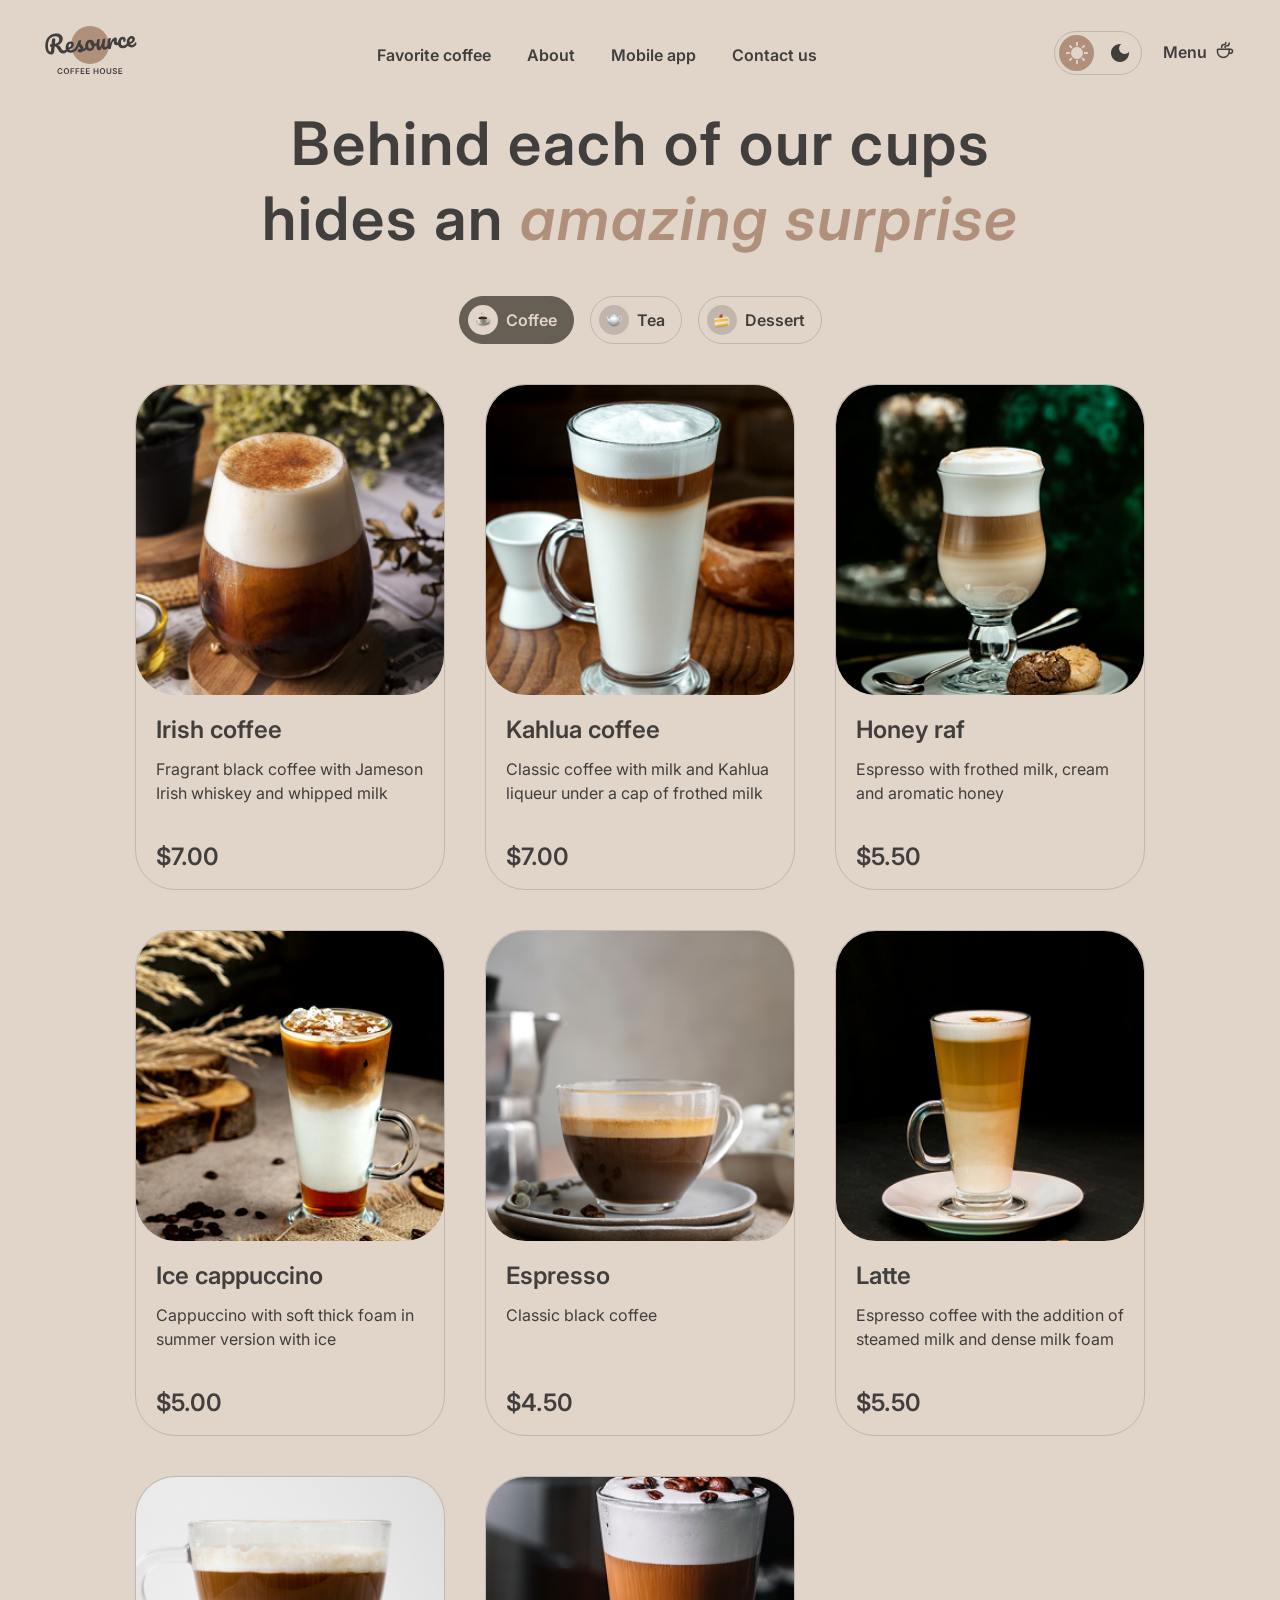
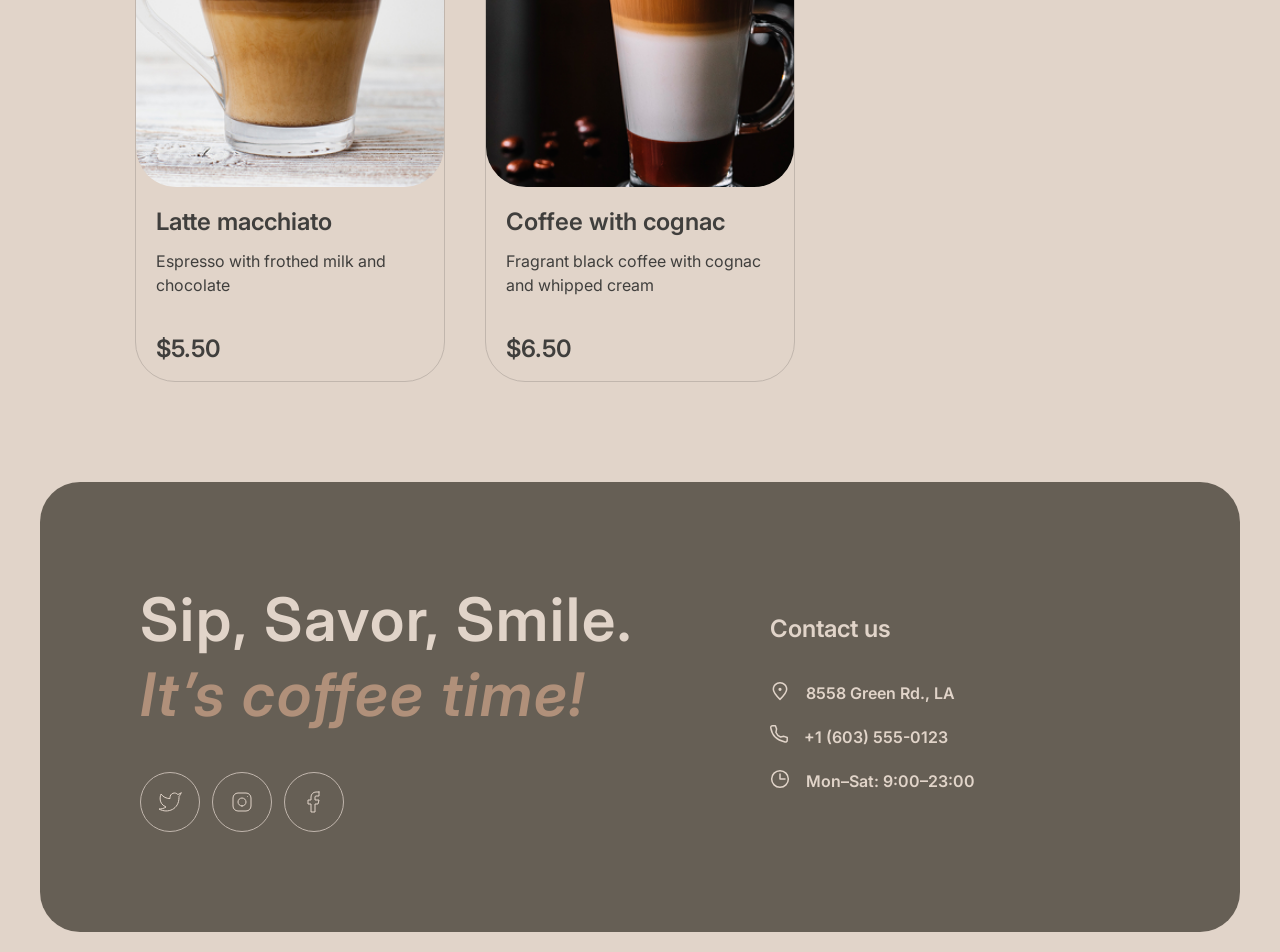
<file: menu.html>
<!doctype html>
<html lang="en" data-theme="light">
  <head>
    <meta charset="UTF-8" />
    <meta name="viewport" content="width=device-width, initial-scale=1.0" />
    <link rel="icon" href="./favicon.ico" type="image/x-icon" />
    <link rel="stylesheet" href="./style.css" />
    <link rel="preconnect" href="https://fonts.googleapis.com" />
    <link rel="preconnect" href="https://fonts.gstatic.com" crossorigin />
    <link
      href="https://fonts.googleapis.com/css2?family=Inter:ital,opsz,wght@0,14..32,100..900;1,14..32,100..900&family=Manrope:wght@200..800&display=swap"
      rel="stylesheet" />
    <title>Coffee house</title>
  </head>
  <body>
    <div class="modal-overlay hidden"></div>
    <div class="container">
      <header class="header">
        <div class="header-container">
          <a class="logo" href="./index.html">
            <svg
              width="100"
              height="60"
              viewBox="0 0 100 60"
              fill="none"
              xmlns="http://www.w3.org/2000/svg">
              <path
                d="M69 25C69 35.4934 60.4934 44 50 44C39.5066 44 31 35.4934 31 25C31 14.5066 39.5066 6 50 6C60.4934 6 69 14.5066 69 25Z"
                fill="#B0907A" />
              <path
                class="logo-text"
                d="M95.6784 22.2913C95.8856 22.2732 96.0534 22.3548 96.1817 22.5364C96.326 22.7165 96.4127 22.9739 96.442 23.3086C96.4922 23.8824 96.4 24.3884 96.1652 24.8265C95.7789 25.5509 95.2359 26.1365 94.5362 26.5832C93.8524 27.0285 93.0084 27.295 92.0042 27.3829C90.4741 27.5168 89.2469 27.1664 88.3226 26.3318C87.3969 25.4812 86.8658 24.2749 86.7291 22.7129C86.6329 21.6131 86.7748 20.5727 87.1547 19.5919C87.5333 18.5951 88.1046 17.7822 88.8687 17.1532C89.6487 16.5229 90.5568 16.1623 91.5928 16.0717C92.5173 15.9908 93.2829 16.2049 93.8895 16.714C94.4948 17.2071 94.8386 17.9239 94.9209 18.8643C95.0171 19.9641 94.7016 20.9473 93.9743 21.814C93.2617 22.6633 91.9772 23.4021 90.1208 24.0303C90.5675 24.73 91.2451 25.0401 92.1537 24.9606C92.8072 24.9035 93.3279 24.7053 93.7158 24.3662C94.1197 24.0257 94.5692 23.4725 95.0643 22.7064C95.2346 22.4506 95.4393 22.3122 95.6784 22.2913ZM91.3914 18.4503C90.8016 18.5019 90.3295 18.8885 89.9751 19.6102C89.6365 20.3304 89.5098 21.1767 89.5949 22.149L89.5991 22.1968C90.5199 21.8914 91.2318 21.4918 91.7347 20.9981C92.2376 20.5044 92.4632 19.9626 92.4117 19.3729C92.3852 19.0701 92.2766 18.8386 92.0859 18.6786C91.9098 18.5013 91.6783 18.4252 91.3914 18.4503Z"
                fill="#403F3D" />
              <path
                class="logo-text"
                d="M83.2976 28.1446C81.7356 28.2813 80.4779 27.9497 79.5245 27.1497C78.5857 26.3324 78.0529 25.1985 77.926 23.7481C77.813 22.457 77.969 21.303 78.394 20.2861C78.819 19.2692 79.4149 18.4622 80.1818 17.8651C80.9487 17.268 81.7784 16.9304 82.671 16.8523C83.5477 16.7756 84.2481 16.9793 84.7723 17.4635C85.311 17.9303 85.6159 18.5702 85.6871 19.383C85.7456 20.0525 85.6437 20.6316 85.3813 21.1203C85.1348 21.6076 84.7725 21.8722 84.2944 21.9141C83.9915 21.9406 83.7382 21.8904 83.5344 21.7637C83.3465 21.6356 83.2414 21.444 83.2191 21.189C83.2093 21.0774 83.2141 20.9485 83.2334 20.8023C83.2527 20.6561 83.2676 20.5504 83.278 20.4852C83.3367 20.2392 83.357 20.0125 83.3389 19.8053C83.3208 19.5981 83.2511 19.4436 83.1297 19.3418C83.0243 19.2386 82.876 19.1953 82.6847 19.2121C82.3181 19.2441 81.9901 19.4415 81.7006 19.8041C81.4097 20.1508 81.193 20.6114 81.0506 21.186C80.9081 21.7606 80.8661 22.3826 80.9247 23.0521C81.0865 24.901 81.9723 25.7551 83.5821 25.6142C84.2356 25.557 84.9181 25.2805 85.6296 24.7846C86.3556 24.2714 87.0469 23.5444 87.7034 22.6036C87.8752 22.3637 88.0806 22.2333 88.3197 22.2124C88.5269 22.1942 88.6946 22.2759 88.8229 22.4574C88.9672 22.6375 89.054 22.895 89.0832 23.2297C89.1362 23.8354 89.028 24.3427 88.7587 24.7518C88.0904 25.7418 87.2526 26.5378 86.2452 27.1399C85.2524 27.7247 84.2699 28.0596 83.2976 28.1446Z"
                fill="#403F3D" />
              <path
                class="logo-text"
                d="M69.549 29.3476C68.9433 29.4006 68.485 29.1195 68.1742 28.5042C67.8794 27.8876 67.6706 26.8779 67.5479 25.4753C67.3666 23.4032 67.4892 21.4089 67.9158 19.4924C68.0188 19.0177 68.2207 18.6627 68.5213 18.4276C68.8365 18.1752 69.289 18.0232 69.8787 17.9716C70.1975 17.9437 70.4242 17.964 70.5586 18.0326C70.6931 18.1011 70.7701 18.2469 70.7897 18.4701C70.812 18.7251 70.7426 19.3094 70.5816 20.2229C70.478 20.8744 70.3993 21.4434 70.3455 21.93C70.2917 22.4165 70.2636 23.0132 70.2612 23.7201C70.6673 22.3033 71.1594 21.136 71.7376 20.2181C72.3158 19.3002 72.8997 18.6308 73.4892 18.2098C74.0947 17.7874 74.6605 17.5532 75.1865 17.5072C76.2225 17.4166 76.7858 17.8893 76.8765 18.9253C76.8946 19.1325 76.8668 19.6409 76.7931 20.4504C76.7214 21.0991 76.6925 21.5032 76.7064 21.6626C76.7552 22.2204 76.9789 22.4819 77.3773 22.4471C77.8236 22.408 78.3668 22.0072 79.0067 21.2445C79.1958 21.0191 79.4019 20.8967 79.6251 20.8772C79.8323 20.8591 80 20.9408 80.1283 21.1223C80.2712 21.2864 80.3559 21.5199 80.3824 21.8228C80.434 22.4125 80.315 22.8887 80.0255 23.2513C79.6197 23.7526 79.1285 24.1971 78.5521 24.5848C77.9903 24.9552 77.3746 25.1697 76.7052 25.2282C75.8604 25.3021 75.196 25.1434 74.7121 24.7521C74.2441 24.3594 73.978 23.7965 73.9139 23.0633C73.8929 22.8242 73.8959 22.583 73.9228 22.3397C73.9268 22.0182 73.9239 21.8016 73.9142 21.69C73.8919 21.435 73.793 21.3151 73.6177 21.3305C73.3786 21.3514 73.0836 21.6503 72.7325 22.2271C72.396 22.7865 72.0748 23.5213 71.7689 24.4314C71.4631 25.3415 71.2332 26.2932 71.0791 27.2864C70.9694 28.0509 70.8068 28.5791 70.5914 28.8709C70.3906 29.1455 70.0431 29.3044 69.549 29.3476Z"
                fill="#403F3D" />
              <path
                class="logo-text"
                d="M59.2462 30.2488C58.5289 30.3116 57.9106 30.0364 57.3912 29.4233C56.8863 28.7929 56.5906 27.9836 56.5042 26.9954C56.3996 25.8 56.3838 24.7012 56.4567 23.699C56.5282 22.6809 56.6985 21.5979 56.9675 20.4501C57.085 19.958 57.2782 19.5958 57.547 19.3635C57.8157 19.1312 58.2609 18.9878 58.8826 18.9334C59.2332 18.9028 59.4772 18.9376 59.6145 19.038C59.7677 19.1371 59.8541 19.2981 59.8736 19.5213C59.8847 19.6488 59.8347 20.0868 59.7235 20.8354C59.6157 21.4391 59.5349 21.9842 59.4811 22.4707C59.3088 24.1722 59.247 25.3019 59.2958 25.8598C59.3251 26.1945 59.3859 26.4301 59.4781 26.5666C59.569 26.6871 59.7021 26.7397 59.8774 26.7244C60.1165 26.7035 60.3904 26.4386 60.6993 25.9297C61.024 25.4195 61.3431 24.6608 61.6565 23.6536C61.9859 22.6451 62.2798 21.4148 62.5382 19.9627C62.6239 19.4734 62.7852 19.114 63.0221 18.8845C63.2749 18.6535 63.6643 18.5151 64.1903 18.4691C64.5569 18.437 64.8161 18.4625 64.9679 18.5456C65.1184 18.6127 65.204 18.7658 65.2249 19.0049C65.2598 19.4034 65.1561 20.5127 64.9138 22.3327C64.646 24.412 64.533 25.6907 64.5748 26.1688C64.6013 26.4717 64.686 26.7052 64.8289 26.8694C64.9703 27.0176 65.1447 27.0827 65.3519 27.0645C65.6706 27.0366 66.0285 26.8126 66.4254 26.3924C66.8368 25.9549 67.3708 25.2657 68.0273 24.3249C68.199 24.0851 68.4044 23.9547 68.6435 23.9337C68.8507 23.9156 69.0185 23.9973 69.1468 24.1788C69.291 24.3589 69.3778 24.6163 69.4071 24.9511C69.4629 25.5886 69.3547 26.096 69.0825 26.4731C68.471 27.3779 67.7905 28.1361 67.041 28.7477C66.3074 29.358 65.4385 29.707 64.4343 29.7949C63.6693 29.8618 63.0776 29.6165 62.6594 29.0588C62.2572 28.4997 62.0093 27.6862 61.9159 26.6183C61.7398 27.7259 61.4065 28.5982 60.9162 29.2354C60.4245 29.8566 59.8678 30.1944 59.2462 30.2488Z"
                fill="#403F3D" />
              <path
                class="logo-text"
                d="M57.5606 22.8796C57.7678 22.8614 57.9362 22.9511 58.0659 23.1485C58.1956 23.346 58.2744 23.6041 58.3023 23.9229C58.3692 24.688 58.1779 25.1625 57.7282 25.3463C56.8011 25.7647 55.7659 26.048 54.6225 26.1963C54.4367 27.5616 53.9332 28.6898 53.1117 29.5808C52.2888 30.4559 51.3115 30.9429 50.1799 31.0419C49.2235 31.1256 48.3824 30.9663 47.6566 30.564C46.9467 30.1603 46.383 29.5913 45.9654 28.8569C45.5478 28.1225 45.3 27.309 45.2219 26.4164C45.1159 25.205 45.2529 24.1089 45.6328 23.1281C46.0114 22.1313 46.5841 21.3343 47.351 20.7372C48.1165 20.1242 48.9933 19.7744 49.9816 19.688C51.1929 19.582 52.2022 19.9193 53.0093 20.6999C53.8309 21.4632 54.3592 22.453 54.5941 23.6691C55.339 23.5558 56.2177 23.3183 57.23 22.9567C57.3547 22.9136 57.4649 22.8879 57.5606 22.8796ZM50.1494 28.4908C50.6595 28.4462 51.0797 28.2007 51.41 27.7542C51.7563 27.3063 51.959 26.6863 52.0182 25.8941C51.4948 25.6026 51.0739 25.1977 50.7555 24.6795C50.4531 24.1599 50.2754 23.5972 50.2224 22.9916C50.2001 22.7365 50.2017 22.4794 50.2272 22.2202L50.1076 22.2307C49.4701 22.2864 48.9633 22.644 48.5873 23.3032C48.2259 23.9452 48.094 24.824 48.1916 25.9398C48.2683 26.8164 48.4942 27.4712 48.8694 27.9042C49.2605 28.3357 49.6872 28.5313 50.1494 28.4908Z"
                fill="#403F3D" />
              <path
                class="logo-text"
                d="M40.3103 32.4354C39.4815 32.508 38.8272 32.3725 38.3474 32.029C37.8836 31.6841 37.6307 31.2726 37.5889 30.7944C37.5527 30.38 37.6727 30.0081 37.9491 29.6787C38.2254 29.3494 38.6584 29.1589 39.2482 29.1073C39.4554 29.0892 39.6966 29.0922 39.9717 29.1163C40.2614 29.1231 40.4787 29.1282 40.6235 29.1316C40.5713 28.7185 40.4415 28.3364 40.2341 27.9851C40.0427 27.6325 39.8048 27.3 39.5205 26.9876C39.2348 26.6592 38.9692 26.3773 38.7237 26.1418C38.3119 27.1254 37.8861 27.9497 37.4464 28.6145C37.0226 29.278 36.5482 29.9137 36.0232 30.5218C35.7614 30.8338 35.4711 31.0038 35.1523 31.0316C34.8973 31.054 34.6824 30.9844 34.5077 30.823C34.3316 30.6457 34.2316 30.4216 34.2079 30.1506C34.1801 29.8318 34.2658 29.5272 34.4653 29.2367L34.7426 28.827C35.5244 27.6664 36.1078 26.7159 36.4928 25.9756C36.7233 25.4896 36.9884 24.8481 37.288 24.0509C37.5863 23.2379 37.8745 22.4016 38.1527 21.542C38.3942 20.8142 38.9931 20.4085 39.9494 20.3248C40.3957 20.2858 40.71 20.2984 40.8923 20.3628C41.0746 20.4271 41.1734 20.547 41.1888 20.7223C41.1971 20.8179 41.1785 20.9722 41.1329 21.1849C41.0873 21.3977 41.0177 21.6126 40.9243 21.8296C40.6876 22.4285 40.5867 22.9272 40.6215 23.3257C40.6424 23.5647 40.7451 23.8208 40.9296 24.0937C41.1301 24.3653 41.4244 24.7009 41.8127 25.1006C42.3814 25.7254 42.8141 26.2657 43.111 26.7216C43.4224 27.1601 43.6025 27.6583 43.6513 28.2162C43.6652 28.3756 43.6688 28.6001 43.662 28.8898C44.4166 28.5187 45.2626 27.6335 46.2003 26.2345C46.372 25.9946 46.5774 25.8642 46.8165 25.8433C47.0237 25.8252 47.1915 25.9069 47.3198 26.0884C47.464 26.2685 47.5508 26.5259 47.5801 26.8606C47.6331 27.4663 47.5249 27.9737 47.2555 28.3827C46.545 29.4407 45.8392 30.185 45.1381 30.6158C44.4515 31.0292 43.5756 31.2985 42.5105 31.4238C41.9204 32.0215 41.187 32.3587 40.3103 32.4354Z"
                fill="#403F3D" />
              <path
                class="logo-text"
                d="M36.6161 26.7357C36.8233 26.7175 36.9911 26.7992 37.1194 26.9807C37.2636 27.1608 37.3504 27.4183 37.3797 27.753C37.4355 28.3905 37.3273 28.8979 37.0551 29.2751C36.5281 30.0439 35.7492 30.7786 34.7183 31.4791C33.7034 32.1782 32.5823 32.5815 31.355 32.6888C29.6814 32.8353 28.3426 32.4947 27.3386 31.667C26.3347 30.8394 25.7637 29.6365 25.6256 28.0586C25.5294 26.9588 25.6713 25.9185 26.0512 24.9376C26.4298 23.9408 27.0011 23.1279 27.7652 22.4989C28.5452 21.8686 29.4533 21.508 30.4893 21.4174C31.4138 21.3365 32.1793 21.5506 32.786 22.0597C33.3913 22.5528 33.7351 23.2696 33.8173 24.21C33.9136 25.3098 33.5981 26.293 32.8708 27.1597C32.1581 28.009 30.8816 28.7471 29.0412 29.3739C29.5039 30.0722 30.293 30.3726 31.4088 30.275C32.126 30.2122 32.9173 29.894 33.7826 29.3204C34.6625 28.7295 35.4016 27.9983 35.9999 27.1269C36.1716 26.887 36.377 26.7566 36.6161 26.7357ZM30.2878 23.796C29.6981 23.8476 29.226 24.2342 28.8715 24.9559C28.533 25.6761 28.4063 26.5224 28.4914 27.4947L28.4955 27.5425C29.4164 27.2371 30.1283 26.8375 30.6312 26.3438C31.1341 25.8501 31.3597 25.3083 31.3081 24.7186C31.2816 24.4158 31.1731 24.1843 30.9824 24.0243C30.8063 23.847 30.5747 23.7709 30.2878 23.796Z"
                fill="#403F3D" />
              <path
                class="logo-text"
                d="M27.6906 27.5167C27.8978 27.4986 28.0656 27.5803 28.1939 27.7618C28.3382 27.9419 28.4249 28.1993 28.4542 28.5341C28.5086 29.1557 28.4004 29.6631 28.1296 30.0561C27.4454 31.0476 26.7351 31.8324 25.9987 32.4108C25.261 32.9733 24.3581 33.3012 23.2902 33.3946C22.2541 33.4853 21.3451 33.2837 20.5631 32.79C19.797 32.2949 19.028 31.3985 18.256 30.1009C17.6351 29.063 17.151 28.3023 16.8035 27.8188C16.4547 27.3193 16.119 26.9712 15.7967 26.7745C15.4903 26.5765 15.1198 26.4724 14.6852 26.4622C14.6508 26.8025 14.5595 27.8705 14.4114 29.6663C14.3537 30.4744 14.3165 30.9675 14.3 31.1456C14.2256 32.1319 13.9724 32.9089 13.5402 33.4767C13.1067 34.0286 12.4038 34.3471 11.4315 34.4321C10.3636 34.5256 9.38799 34.2977 8.50477 33.7486C7.63609 33.1822 6.9298 32.3606 6.38589 31.2839C5.84059 30.1913 5.50518 28.9277 5.37968 27.4932C5.1454 24.8154 5.40544 22.4638 6.15978 20.4383C6.93006 18.4115 8.10738 16.8148 9.69174 15.6483C11.2906 14.4644 13.1899 13.7763 15.3895 13.5838C16.9196 13.45 18.223 13.5688 19.2994 13.9404C20.3759 14.312 21.1968 14.8826 21.762 15.6523C22.3432 16.4206 22.6784 17.3148 22.7676 18.3349C22.8457 19.2275 22.7073 20.1229 22.3522 21.0213C22.0117 21.9023 21.4476 22.7066 20.66 23.434C19.8724 24.1614 18.8869 24.7375 17.7034 25.1622C18.4866 25.3025 19.1057 25.5856 19.5605 26.0116C20.0154 26.4376 20.4891 27.0787 20.9816 27.9351C21.5115 28.8524 22.0112 29.5153 22.4806 29.924C22.966 30.3312 23.4955 30.5098 24.0693 30.4596C24.5794 30.4149 25.0509 30.205 25.4838 29.8299C25.9154 29.4388 26.4456 28.7981 27.0744 27.9079C27.2461 27.6681 27.4515 27.5377 27.6906 27.5167ZM11.3837 26.727C10.8418 26.7744 10.4561 26.6797 10.2266 26.4428C10.013 26.2045 9.89225 25.9259 9.86436 25.6071C9.8309 25.2246 9.92394 24.9113 10.1435 24.6672C10.379 24.4218 10.6562 24.2851 10.9749 24.2572L11.5727 24.2049C11.691 22.6206 11.8123 21.2528 11.9364 20.1016C12.053 19.0474 12.6771 18.4708 13.8088 18.3718C14.7173 18.2923 15.2071 18.659 15.2782 19.4719C15.2936 19.6473 15.2975 19.7835 15.2899 19.8805L14.9199 23.9121C15.7764 23.789 16.5393 23.5134 17.2085 23.0855C17.8937 22.6561 18.4149 22.0966 18.7722 21.4068C19.1454 20.7156 19.2957 19.9556 19.2232 19.1268C19.1353 18.1226 18.7236 17.3636 17.988 16.8498C17.2524 16.3359 16.2232 16.1369 14.9002 16.2526C13.3382 16.3893 12.0016 16.8997 10.8904 17.7839C9.79381 18.6508 8.98568 19.8779 8.46605 21.4653C7.94503 23.0366 7.78003 24.9142 7.97108 27.0978C8.06033 28.1179 8.24063 28.9855 8.51198 29.7006C8.78334 30.4157 9.08648 30.9432 9.42139 31.2834C9.75631 31.6235 10.0592 31.7817 10.3302 31.7579C10.5374 31.7398 10.6957 31.6216 10.8051 31.4032C10.9304 31.1834 11.0127 30.839 11.052 30.3698L11.3837 26.727Z"
                fill="#403F3D" />
              <path
                class="logo-text"
                d="M78.4023 54.0001V48.1819H82.1864V49.0654H79.4563V50.645H81.9904V51.5285H79.4563V53.1165H82.2092V54.0001H78.4023Z"
                fill="#403F3D" />
              <path
                class="logo-text"
                d="M75.9698 49.7813C75.9433 49.5332 75.8316 49.34 75.6346 49.2017C75.4395 49.0635 75.1857 48.9943 74.8732 48.9943C74.6535 48.9943 74.4651 49.0275 74.3079 49.0938C74.1507 49.1601 74.0304 49.25 73.9471 49.3637C73.8638 49.4773 73.8211 49.607 73.8192 49.7529C73.8192 49.8741 73.8467 49.9792 73.9016 50.0682C73.9585 50.1572 74.0352 50.233 74.1317 50.2955C74.2283 50.3561 74.3353 50.4072 74.4528 50.4489C74.5702 50.4906 74.6886 50.5256 74.8079 50.554L75.3533 50.6904C75.573 50.7415 75.7842 50.8106 75.9869 50.8977C76.1914 50.9849 76.3742 51.0947 76.5352 51.2273C76.698 51.3599 76.8268 51.5199 76.9215 51.7074C77.0162 51.8949 77.0636 52.1146 77.0636 52.3665C77.0636 52.7074 76.9764 53.0076 76.8022 53.2671C76.628 53.5246 76.3761 53.7263 76.0465 53.8722C75.7189 54.0161 75.3221 54.0881 74.8562 54.0881C74.4035 54.0881 74.0105 54.018 73.6772 53.8779C73.3458 53.7377 73.0863 53.5332 72.8988 53.2642C72.7132 52.9953 72.6128 52.6676 72.5977 52.2813H73.6346C73.6497 52.4839 73.7122 52.6525 73.8221 52.787C73.9319 52.9214 74.0749 53.0218 74.2511 53.0881C74.4291 53.1544 74.628 53.1875 74.8477 53.1875C75.0768 53.1875 75.2776 53.1534 75.4499 53.0852C75.6242 53.0152 75.7605 52.9186 75.859 52.7955C75.9575 52.6705 76.0077 52.5246 76.0096 52.358C76.0077 52.2065 75.9632 52.0815 75.8761 51.983C75.7889 51.8826 75.6668 51.7993 75.5096 51.733C75.3543 51.6648 75.1725 51.6042 74.9641 51.5512L74.3022 51.3807C73.823 51.2576 73.4442 51.071 73.1658 50.821C72.8893 50.5692 72.7511 50.2349 72.7511 49.8182C72.7511 49.4754 72.8439 49.1752 73.0295 48.9176C73.217 48.6601 73.4717 48.4602 73.7937 48.3182C74.1156 48.1743 74.4802 48.1023 74.8874 48.1023C75.3003 48.1023 75.6621 48.1743 75.9727 48.3182C76.2852 48.4602 76.5304 48.6582 76.7085 48.912C76.8865 49.1638 76.9783 49.4536 76.984 49.7813H75.9698Z"
                fill="#403F3D" />
              <path
                class="logo-text"
                d="M70.2086 48.1819H71.2626V51.983C71.2626 52.3997 71.1641 52.7662 70.9672 53.0825C70.7721 53.3987 70.4975 53.6459 70.1433 53.8239C69.7891 54.0001 69.3753 54.0881 68.9018 54.0881C68.4264 54.0881 68.0117 54.0001 67.6575 53.8239C67.3033 53.6459 67.0287 53.3987 66.8336 53.0825C66.6386 52.7662 66.541 52.3997 66.541 51.983V48.1819H67.595V51.895C67.595 52.1374 67.648 52.3533 67.7541 52.5427C67.862 52.7321 68.0136 52.8807 68.2086 52.9887C68.4037 53.0948 68.6348 53.1478 68.9018 53.1478C69.1689 53.1478 69.3999 53.0948 69.595 52.9887C69.792 52.8807 69.9435 52.7321 70.0495 52.5427C70.1556 52.3533 70.2086 52.1374 70.2086 51.895V48.1819Z"
                fill="#403F3D" />
              <path
                class="logo-text"
                d="M65.1435 51.0909C65.1435 51.7178 65.026 52.2548 64.7912 52.7017C64.5582 53.1468 64.2401 53.4877 63.8366 53.7245C63.4351 53.9612 62.9796 54.0796 62.4702 54.0796C61.9607 54.0796 61.5043 53.9612 61.1009 53.7245C60.6993 53.4858 60.3812 53.144 60.1463 52.6989C59.9134 52.2519 59.7969 51.7159 59.7969 51.0909C59.7969 50.464 59.9134 49.9281 60.1463 49.483C60.3812 49.036 60.6993 48.6942 61.1009 48.4574C61.5043 48.2207 61.9607 48.1023 62.4702 48.1023C62.9796 48.1023 63.4351 48.2207 63.8366 48.4574C64.2401 48.6942 64.5582 49.036 64.7912 49.483C65.026 49.9281 65.1435 50.464 65.1435 51.0909ZM64.0838 51.0909C64.0838 50.6496 64.0147 50.2775 63.8764 49.9745C63.7401 49.6695 63.5507 49.4394 63.3082 49.2841C63.0658 49.1269 62.7865 49.0483 62.4702 49.0483C62.1539 49.0483 61.8745 49.1269 61.6321 49.2841C61.3897 49.4394 61.1993 49.6695 61.0611 49.9745C60.9247 50.2775 60.8565 50.6496 60.8565 51.0909C60.8565 51.5322 60.9247 51.9053 61.0611 52.2102C61.1993 52.5133 61.3897 52.7434 61.6321 52.9006C61.8745 53.0559 62.1539 53.1335 62.4702 53.1335C62.7865 53.1335 63.0658 53.0559 63.3082 52.9006C63.5507 52.7434 63.7401 52.5133 63.8764 52.2102C64.0147 51.9053 64.0838 51.5322 64.0838 51.0909Z"
                fill="#403F3D" />
              <path
                class="logo-text"
                d="M53.5918 54.0001V48.1819H54.6458V50.645H57.3418V48.1819H58.3986V54.0001H57.3418V51.5285H54.6458V54.0001H53.5918Z"
                fill="#403F3D" />
              <path
                class="logo-text"
                d="M45.9492 54.0001V48.1819H49.7333V49.0654H47.0032V50.645H49.5373V51.5285H47.0032V53.1165H49.756V54.0001H45.9492Z"
                fill="#403F3D" />
              <path
                class="logo-text"
                d="M40.6895 54.0001V48.1819H44.4735V49.0654H41.7434V50.645H44.2775V51.5285H41.7434V53.1165H44.4963V54.0001H40.6895Z"
                fill="#403F3D" />
              <path
                class="logo-text"
                d="M35.6016 54.0001V48.1819H39.3288V49.0654H36.6555V50.645H39.0732V51.5285H36.6555V54.0001H35.6016Z"
                fill="#403F3D" />
              <path
                class="logo-text"
                d="M30.5137 54.0001V48.1819H34.2409V49.0654H31.5676V50.645H33.9853V51.5285H31.5676V54.0001H30.5137Z"
                fill="#403F3D" />
              <path
                class="logo-text"
                d="M29.1181 51.0909C29.1181 51.7178 29.0007 52.2548 28.7658 52.7017C28.5328 53.1468 28.2147 53.4877 27.8113 53.7245C27.4097 53.9612 26.9542 54.0796 26.4448 54.0796C25.9353 54.0796 25.4789 53.9612 25.0755 53.7245C24.6739 53.4858 24.3558 53.144 24.1209 52.6989C23.888 52.2519 23.7715 51.7159 23.7715 51.0909C23.7715 50.464 23.888 49.9281 24.1209 49.483C24.3558 49.036 24.6739 48.6942 25.0755 48.4574C25.4789 48.2207 25.9353 48.1023 26.4448 48.1023C26.9542 48.1023 27.4097 48.2207 27.8113 48.4574C28.2147 48.6942 28.5328 49.036 28.7658 49.483C29.0007 49.9281 29.1181 50.464 29.1181 51.0909ZM28.0584 51.0909C28.0584 50.6496 27.9893 50.2775 27.851 49.9745C27.7147 49.6695 27.5253 49.4394 27.2828 49.2841C27.0404 49.1269 26.7611 49.0483 26.4448 49.0483C26.1285 49.0483 25.8491 49.1269 25.6067 49.2841C25.3643 49.4394 25.1739 49.6695 25.0357 49.9745C24.8993 50.2775 24.8311 50.6496 24.8311 51.0909C24.8311 51.5322 24.8993 51.9053 25.0357 52.2102C25.1739 52.5133 25.3643 52.7434 25.6067 52.9006C25.8491 53.0559 26.1285 53.1335 26.4448 53.1335C26.7611 53.1335 27.0404 53.0559 27.2828 52.9006C27.5253 52.7434 27.7147 52.5133 27.851 52.2102C27.9893 51.9053 28.0584 51.5322 28.0584 51.0909Z"
                fill="#403F3D" />
              <path
                class="logo-text"
                d="M22.5536 50.1449H21.4911C21.4608 49.9707 21.4049 49.8163 21.3235 49.6818C21.2421 49.5455 21.1407 49.4299 21.0195 49.3352C20.8983 49.2406 20.7601 49.1695 20.6048 49.1222C20.4513 49.0729 20.2856 49.0483 20.1076 49.0483C19.7913 49.0483 19.511 49.1279 19.2667 49.287C19.0224 49.4442 18.8311 49.6752 18.6928 49.9801C18.5546 50.2832 18.4854 50.6534 18.4854 51.0909C18.4854 51.536 18.5546 51.911 18.6928 52.2159C18.833 52.519 19.0243 52.7481 19.2667 52.9034C19.511 53.0568 19.7904 53.1335 20.1048 53.1335C20.279 53.1335 20.4419 53.1108 20.5934 53.0654C20.7468 53.018 20.8841 52.9489 21.0053 52.858C21.1284 52.7671 21.2317 52.6553 21.315 52.5227C21.4002 52.3902 21.4589 52.2387 21.4911 52.0682L22.5536 52.0739C22.5138 52.3504 22.4277 52.6099 22.2951 52.8523C22.1644 53.0947 21.993 53.3087 21.7809 53.4943C21.5688 53.6781 21.3207 53.822 21.0366 53.9262C20.7525 54.0284 20.4371 54.0796 20.0906 54.0796C19.5792 54.0796 19.1228 53.9612 18.7212 53.7245C18.3197 53.4877 18.0034 53.1459 17.7724 52.6989C17.5413 52.2519 17.4258 51.7159 17.4258 51.0909C17.4258 50.464 17.5423 49.9281 17.7752 49.483C18.0082 49.036 18.3254 48.6942 18.7269 48.4574C19.1284 48.2207 19.583 48.1023 20.0906 48.1023C20.4144 48.1023 20.7156 48.1477 20.994 48.2387C21.2724 48.3296 21.5205 48.4631 21.7383 48.6392C21.9561 48.8135 22.1351 49.0275 22.2752 49.2813C22.4173 49.5332 22.5101 49.821 22.5536 50.1449Z"
                fill="#403F3D" />
            </svg>
          </a>
          <nav class="nav">
            <ul class="nav-list">
              <li class="nav-item">
                <a href="./index.html#favorite" class="nav-link"
                  >Favorite coffee</a
                >
              </li>
              <li class="nav-item">
                <a href="./index.html#about" class="nav-link">About</a>
              </li>
              <li class="nav-item">
                <a href="./index.html#mobile" class="nav-link">Mobile app</a>
              </li>
              <li class="nav-item">
                <a href="#contact" class="nav-link">Contact us</a>
              </li>
            </ul>
          </nav>
          <div class="header-actions">
            <div class="theme">
              <div class="theme-icon theme-light active">
                <svg
                  width="22"
                  height="22"
                  viewBox="0 0 22 22"
                  fill="none"
                  xmlns="http://www.w3.org/2000/svg">
                  <path
                    d="M10 3V1C10 0.45 10.45 0 11 0C11.55 0 12 0.45 12 1V3C12 3.55 11.55 4 11 4C10.45 4 10 3.55 10 3ZM17.36 6.05L18.77 4.63C19.16 4.24 19.16 3.61 18.77 3.22C18.38 2.83 17.75 2.83 17.36 3.22L15.95 4.64C15.56 5.03 15.56 5.66 15.95 6.05C16.34 6.44 16.97 6.44 17.36 6.05ZM21 10H19C18.45 10 18 10.45 18 11C18 11.55 18.45 12 19 12H21C21.55 12 22 11.55 22 11C22 10.45 21.55 10 21 10ZM11 18C10.45 18 10 18.45 10 19V21C10 21.55 10.45 22 11 22C11.55 22 12 21.55 12 21V19C12 18.45 11.55 18 11 18ZM4.64 6.05L3.22 4.64C2.83 4.25 2.83 3.61 3.22 3.23C3.61 2.85 4.25 2.84 4.63 3.23L6.04 4.64C6.43 5.03 6.43 5.67 6.04 6.05C5.65 6.43 5.02 6.44 4.64 6.05ZM15.95 15.95C15.56 16.34 15.56 16.98 15.95 17.36L17.36 18.77C17.75 19.16 18.39 19.16 18.77 18.77C19.16 18.38 19.16 17.74 18.77 17.36L17.36 15.95C16.98 15.56 16.34 15.56 15.95 15.95ZM1 12H3C3.55 12 4 11.55 4 11C4 10.45 3.55 10 3 10H1C0.45 10 0 10.45 0 11C0 11.55 0.45 12 1 12ZM4.64 18.78L6.05 17.37C6.44 16.98 6.44 16.34 6.05 15.96C5.66 15.58 5.02 15.57 4.64 15.96L3.23 17.37C2.84 17.76 2.84 18.4 3.23 18.78C3.61 19.17 4.25 19.17 4.64 18.78ZM11 5C7.69 5 5 7.69 5 11C5 14.31 7.69 17 11 17C14.31 17 17 14.31 17 11C17 7.69 14.31 5 11 5Z"
                    fill="#E1D4C9" />
                </svg>
              </div>
              <div class="theme-icon theme-dark">
                <svg
                  width="18"
                  height="18"
                  viewBox="0 0 18 18"
                  fill="none"
                  xmlns="http://www.w3.org/2000/svg">
                  <path
                    d="M9 0C4.03 0 0 4.03 0 9C0 13.97 4.03 18 9 18C13.97 18 18 13.97 18 9C18 8.54 17.96 8.08 17.9 7.64C16.92 9.01 15.32 9.9 13.5 9.9C10.52 9.9 8.1 7.48 8.1 4.5C8.1 2.69 8.99 1.08 10.36 0.0999999C9.92 0.0399999 9.46 0 9 0Z"
                    fill="#403F3D" />
                </svg>
              </div>
            </div>
            <a href="./menu.html" class="menu-link">
              <p>Menu</p>
              <svg
                class="menu-icon"
                width="20"
                height="20"
                viewBox="0 0 20 20"
                fill="none"
                xmlns="http://www.w3.org/2000/svg">
                <path
                  d="M14.167 9.76667V11.6667C14.167 14.8883 11.5553 17.5 8.33366 17.5C5.112 17.5 2.50033 14.8883 2.50033 11.6667V9.76667C2.50033 9.4353 2.76896 9.16667 3.10033 9.16667H13.567C13.8984 9.16667 14.167 9.4353 14.167 9.76667Z"
                  stroke="#403F3D"
                  stroke-width="1.5"
                  stroke-linecap="round"
                  stroke-linejoin="round" />
                <path
                  d="M10.0003 7.50008C10.0003 6.66675 10.5956 5.83341 11.786 5.83341C13.101 5.83341 14.167 4.76743 14.167 3.45246V2.91675"
                  stroke="#403F3D"
                  stroke-width="1.5"
                  stroke-linecap="round"
                  stroke-linejoin="round" />
                <path
                  d="M6.66634 7.5V7.08333C6.66634 5.70262 7.78563 4.58333 9.16634 4.58333C10.0868 4.58333 10.833 3.83714 10.833 2.91667V2.5"
                  stroke="#403F3D"
                  stroke-width="1.5"
                  stroke-linecap="round"
                  stroke-linejoin="round" />
                <path
                  d="M13.333 9.16675H15.4163C16.5669 9.16675 17.4997 10.0995 17.4997 11.2501C17.4997 12.4007 16.5669 13.3334 15.4163 13.3334H14.1663"
                  stroke="#403F3D"
                  stroke-width="1.5"
                  stroke-linecap="round"
                  stroke-linejoin="round" />
              </svg>
            </a>
            <div class="burger">
              <span class="burger-line"></span>
              <span class="burger-line"></span>
            </div>
          </div>
        </div>
        <div class="burger-menu">
          <ul class="burger-menu-list">
            <li class="burger-item">
              <a href="./index.html#favorite" class="burger-link"
                >Favorite coffee</a
              >
            </li>
            <li class="burger-item">
              <a href="./index.html#about" class="burger-link">About</a>
            </li>
            <li class="burger-item">
              <a href="./index.html#mobile" class="burger-link">Mobile app</a>
            </li>
            <li class="burger-item">
              <a href="#contact" class="burger-link">Contact us</a>
            </li>
          </ul>
          <a href="./menu.html" class="burger-link butger-menu-link">
            <p>Menu</p>
            <svg
              class="menu-icon"
              width="40"
              height="40"
              viewBox="0 0 20 20"
              fill="none"
              xmlns="http://www.w3.org/2000/svg">
              <path
                d="M14.167 9.76667V11.6667C14.167 14.8883 11.5553 17.5 8.33366 17.5C5.112 17.5 2.50033 14.8883 2.50033 11.6667V9.76667C2.50033 9.4353 2.76896 9.16667 3.10033 9.16667H13.567C13.8984 9.16667 14.167 9.4353 14.167 9.76667Z"
                stroke="#403F3D"
                stroke-width="1.5"
                stroke-linecap="round"
                stroke-linejoin="round" />
              <path
                d="M10.0003 7.50008C10.0003 6.66675 10.5956 5.83341 11.786 5.83341C13.101 5.83341 14.167 4.76743 14.167 3.45246V2.91675"
                stroke="#403F3D"
                stroke-width="1.5"
                stroke-linecap="round"
                stroke-linejoin="round" />
              <path
                d="M6.66634 7.5V7.08333C6.66634 5.70262 7.78563 4.58333 9.16634 4.58333C10.0868 4.58333 10.833 3.83714 10.833 2.91667V2.5"
                stroke="#403F3D"
                stroke-width="1.5"
                stroke-linecap="round"
                stroke-linejoin="round" />
              <path
                d="M13.333 9.16675H15.4163C16.5669 9.16675 17.4997 10.0995 17.4997 11.2501C17.4997 12.4007 16.5669 13.3334 15.4163 13.3334H14.1663"
                stroke="#403F3D"
                stroke-width="1.5"
                stroke-linecap="round"
                stroke-linejoin="round" />
            </svg>
          </a>
        </div>
      </header>
      <main class="main-menu">
        <section class="section-menu">
          <div class="menu-offer">
            <h1 class="section-title menu-title">
              Behind each of our cups hides an
              <span class="title-accent"> amazing surprise</span>
            </h1>
            <div class="menu-tabs">
              <div class="tab-item active">
                <div class="tab-icon">
                  <img src="./assets/icons/coffee-tab.png" alt="cup" />
                </div>
                <p>coffee</p>
              </div>
              <div class="tab-item">
                <div class="tab-icon">
                  <img src="./assets/icons/tea-tab.png" alt="teapot" />
                </div>
                <p>tea</p>
              </div>
              <div class="tab-item">
                <div class="tab-icon">
                  <img src="./assets/icons/dessert-tab.png" alt="dessert" />
                </div>
                <p>dessert</p>
              </div>
            </div>
          </div>
          <ul class="menu-list"></ul>
          <div class="menu-button">
            <svg
              width="24"
              height="24"
              viewBox="0 0 24 24"
              fill="none"
              xmlns="http://www.w3.org/2000/svg">
              <path
                d="M21.8883 13.5C21.1645 18.3113 17.013 22 12 22C6.47715 22 2 17.5228 2 12C2 6.47715 6.47715 2 12 2C16.1006 2 19.6248 4.46819 21.1679 8"
                stroke="#403F3D"
                stroke-linecap="round"
                stroke-linejoin="round" />
              <path
                d="M17 8H21.4C21.7314 8 22 7.73137 22 7.4V3"
                stroke="#403F3D"
                stroke-linecap="round"
                stroke-linejoin="round" />
            </svg>
          </div>
        </section>
      </main>
      <footer class="footer" id="contact">
        <div class="footer-offer">
          <h2 class="section-title">
            Sip, Savor, Smile.
            <span class="title-accent">It’s coffee time!</span>
          </h2>
          <div class="socials">
            <a href="https://x.com/" class="socials-button">
              <svg
                width="24"
                height="24"
                viewBox="0 0 24 24"
                fill="none"
                xmlns="http://www.w3.org/2000/svg">
                <path
                  d="M23 3.01006C23 3.01006 20.9821 4.20217 19.86 4.54006C19.2577 3.84757 18.4573 3.35675 17.567 3.13398C16.6767 2.91122 15.7395 2.96725 14.8821 3.29451C14.0247 3.62177 13.2884 4.20446 12.773 4.96377C12.2575 5.72309 11.9877 6.62239 12 7.54006V8.54006C10.2426 8.58562 8.50127 8.19587 6.93101 7.4055C5.36074 6.61513 4.01032 5.44869 3 4.01006C3 4.01006 -1 13.0101 8 17.0101C5.94053 18.408 3.48716 19.109 1 19.0101C10 24.0101 21 19.0101 21 7.51006C20.9991 7.23151 20.9723 6.95365 20.92 6.68006C21.9406 5.67355 23 3.01006 23 3.01006Z"
                  stroke="#E1D4C9"
                  stroke-linecap="round"
                  stroke-linejoin="round" />
              </svg>
            </a>
            <a href="https://instagram.com/" class="socials-button">
              <svg
                width="24"
                height="24"
                viewBox="0 0 24 24"
                fill="none"
                xmlns="http://www.w3.org/2000/svg">
                <path
                  d="M12 16C14.2091 16 16 14.2091 16 12C16 9.79086 14.2091 8 12 8C9.79086 8 8 9.79086 8 12C8 14.2091 9.79086 16 12 16Z"
                  stroke="#E1D4C9"
                  stroke-linecap="round"
                  stroke-linejoin="round" />
                <path
                  d="M3 16V8C3 5.23858 5.23858 3 8 3H16C18.7614 3 21 5.23858 21 8V16C21 18.7614 18.7614 21 16 21H8C5.23858 21 3 18.7614 3 16Z"
                  stroke="#E1D4C9" />
                <path
                  d="M17.5 6.51L17.51 6.49889"
                  stroke="#E1D4C9"
                  stroke-linecap="round"
                  stroke-linejoin="round" />
              </svg>
            </a>
            <a href="https://facebook.com/" class="socials-button">
              <svg
                width="24"
                height="24"
                viewBox="0 0 24 24"
                fill="none"
                xmlns="http://www.w3.org/2000/svg">
                <path
                  d="M17 2H14C12.6739 2 11.4021 2.52678 10.4645 3.46447C9.52678 4.40215 9 5.67392 9 7V10H6V14H9V22H13V14H16L17 10H13V7C13 6.73478 13.1054 6.48043 13.2929 6.29289C13.4804 6.10536 13.7348 6 14 6H17V2Z"
                  stroke="#E1D4C9"
                  stroke-linecap="round"
                  stroke-linejoin="round" />
              </svg>
            </a>
          </div>
        </div>
        <div class="contacts-info">
          <p class="contacts-info-title">Contact us</p>
          <ul class="contacts-list">
            <li class="contacts-item">
              <svg
                width="20"
                height="20"
                viewBox="0 0 20 20"
                fill="none"
                xmlns="http://www.w3.org/2000/svg">
                <path
                  d="M16.6663 8.33329C16.6663 12.0152 9.99967 18.3333 9.99967 18.3333C9.99967 18.3333 3.33301 12.0152 3.33301 8.33329C3.33301 4.65139 6.31778 1.66663 9.99967 1.66663C13.6816 1.66663 16.6663 4.65139 16.6663 8.33329Z"
                  stroke="#E1D4C9"
                  stroke-width="1.5" />
                <path
                  d="M10.0003 9.16667C10.4606 9.16667 10.8337 8.79357 10.8337 8.33333C10.8337 7.8731 10.4606 7.5 10.0003 7.5C9.54009 7.5 9.16699 7.8731 9.16699 8.33333C9.16699 8.79357 9.54009 9.16667 10.0003 9.16667Z"
                  fill="#E1D4C9"
                  stroke="#E1D4C9"
                  stroke-width="1.5"
                  stroke-linecap="round"
                  stroke-linejoin="round" />
              </svg>
              <a
                class="contacts-link"
                href="https://maps.app.goo.gl/XEihA249EikLzZek8"
                target="_blank">
                8558 Green Rd., LA</a
              >
            </li>
            <li class="contacts-item">
              <svg
                width="18"
                height="18"
                viewBox="0 0 18 18"
                fill="none"
                xmlns="http://www.w3.org/2000/svg">
                <path
                  d="M13.9734 11.335L10.5415 12C8.22345 10.8365 6.79154 9.5 5.95821 7.41667L6.59983 3.97491L5.38697 0.75L2.60446 0.75C1.47691 0.75 0.589659 1.68295 0.776079 2.79498C1.17388 5.16791 2.24731 9.12244 5.12487 12C8.14838 15.0235 12.4411 16.4151 15.0128 17.0121C16.174 17.2817 17.2082 16.3742 17.2082 15.1821L17.2082 12.5677L13.9734 11.335Z"
                  stroke="#E1D4C9"
                  stroke-width="1.5"
                  stroke-linecap="round"
                  stroke-linejoin="round" />
              </svg>
              <a href="tel:+16035550123" class="contacts-link"
                >+1 (603) 555-0123</a
              >
            </li>
            <li class="contacts-item">
              <svg
                width="20"
                height="20"
                viewBox="0 0 20 20"
                fill="none"
                xmlns="http://www.w3.org/2000/svg">
                <g clip-path="url(#clip0_217_1736)">
                  <path
                    d="M10 5L10 10L15 10"
                    stroke="#E1D4C9"
                    stroke-width="1.5"
                    stroke-linecap="round"
                    stroke-linejoin="round" />
                  <path
                    d="M10.0003 18.3333C14.6027 18.3333 18.3337 14.6023 18.3337 9.99996C18.3337 5.39759 14.6027 1.66663 10.0003 1.66663C5.39795 1.66663 1.66699 5.39759 1.66699 9.99996C1.66699 14.6023 5.39795 18.3333 10.0003 18.3333Z"
                    stroke="#E1D4C9"
                    stroke-width="1.5"
                    stroke-linecap="round"
                    stroke-linejoin="round" />
                </g>
                <defs>
                  <clipPath id="clip0_217_1736">
                    <rect width="20" height="20" fill="white" />
                  </clipPath>
                </defs>
              </svg>
              <p>Mon–Sat: 9:00–23:00</p>
            </li>
          </ul>
        </div>
      </footer>
    </div>
    <script src="main.js" type="module"></script>
    <script src="menu.js" type="module"></script>
  </body>
</html>
</file>
<file: style.css>
:root {
  --text-primary: #403f3d;
  --text-inverse: #e1d4c9;
  --text-accent: #b0907a;
  --background-page: #e1d4c9;
  --background-container: #665f55;
  --background-overlay: rgba(64, 63, 61, 0.8);
  --border-primary: #c1b6ad;
  --border-inverse: #665f55;
  --dark-text-primary: #e1d4c9;
  --dark-text-inverse: #e1d4c9;
  --dark-text-accent: #b0907a;
  --dark-bg-page: #292826;
  --dark-bg-container: #403f3d;
  --dark-bg-overlay: rgba(41, 40, 38, 0.8);
  --dark-border-primary: #665f55;
  --dark-border-inverse: #c1b6ad;
  --background-modal: #e1d4c9;
  --background-modalcontrol: #665f55;
  --dark-bg-modal: var(--dark-bg-container);
  --dark-bg-modal-control: var(--dark-bg-page);
  --background-icon: #e1d4c9;
  --dark-bg-icon: #403f3d;
}

:root {
  --font-family: "Inter", sans-serif;
  --second-family: "Manrope", sans-serif;
}

[data-theme="dark"] {
  --background-page: var(--dark-bg-page);
  --background-container: var(--dark-bg-container);
  --background-overlay: var(--dark-bg-overlay);
  --border-primary: var(--dark-border-primary);
  --border-inverse: var(--dark-border-inverse);
  --background-modal: var(--dark-bg-modal);
  --background-modalcontrol: var(--dark-bg-modal-control);
  --background-icon: var(--dark-bg-icon);
  --text-primary: var(--dark-text-primary);
  --text-inverse: var(--dark-text-inverse);
  --text-accent: var(--dark-text-accent);
}

* {
  box-sizing: border-box;
  margin: 0;
  padding: 0;
}
html {
  scroll-behavior: smooth;
}

body {
  background-color: var(--background-page);
  min-height: 100vh;
  display: flex;
  flex-direction: column;
  justify-content: space-between;
  font-family: var(--font-family);
  font-weight: 600;
  font-size: 16px;
  line-height: 150%;
  color: var(--text-primary);
  overflow-x: hidden;
}
li {
  list-style: none;
}
.container {
  width: 100%;
  max-width: 1440px;
  margin: 0 auto;
  padding: 20px 40px;
}
.header-container {
  display: flex;
  gap: 40px;
  align-items: center;
  justify-content: space-between;
  margin-bottom: 20px;
}
.logo-text {
  fill: var(--text-primary);
}
.nav-list {
  display: flex;
  gap: 4px;
  align-items: center;
  justify-content: flex-end;
  list-style: none;
}
.nav-item {
  padding: 16px 16px 13px 16px;
  cursor: pointer;
}

.nav-link {
  padding-bottom: 3px;
  color: var(--text-primary);
  text-decoration: none;
  border-bottom: 2px solid transparent;
  transition:
    width 0.5s ease-out,
    border-color 0.5s ease-out;
}

.header-actions {
  display: flex;
  gap: 16px;
  align-items: center;
}
.theme {
  display: flex;
  gap: 8px;
  align-items: center;
  border: 1px solid var(--border-primary);
  border-radius: 100px;
  padding: 4px;
  width: 88px;
  height: 44px;
}
.theme-dark svg path {
  fill: var(--text-primary);
}
.theme-icon {
  display: flex;
  align-items: center;
  justify-content: center;
  width: 36px;
  height: 36px;
  border-radius: 50%;
  cursor: pointer;
}

.theme-icon,
.theme-icon svg path {
  transition:
    background-color 0.5s ease-out,
    fill 0.5s ease-out;
}

.theme-icon.active {
  background: var(--text-accent);
  pointer-events: none;
}

.menu-link {
  padding: 5px;
  display: flex;
  gap: 8px;
  text-decoration: none;
  color: var(--text-primary);
  border-bottom: 2px solid transparent;
  transition:
    width 0.5s ease-out,
    border-color 0.5s ease-out;
}
.menu-icon path {
  stroke: var(--text-primary);
}

.burger {
  display: none;
  flex-direction: column;
  gap: 8px;
  align-items: center;
  justify-content: center;
  border: 1px solid var(--border-inverse);
  border-radius: 100px;
  width: 44px;
  height: 44px;
}

.burger-line {
  width: 18px;
  height: 2px;
  background-color: var(--text-primary);
  transition: all 0.5s;
}
.burger.active .burger-line:nth-child(2) {
  transform: rotate(-45deg) translate(3px, -3px);
}
.burger.active .burger-line:nth-child(1) {
  transform: rotate(45deg) translate(4px, 4px);
}
.burger-menu {
  display: flex;
  flex-direction: column;
  gap: 100px;
  width: 100%;
  height: 100vh;
  display: flex;
  align-items: center;
  justify-content: center;
  position: fixed;
  overflow: hidden;
  right: -100%;
  transition: all 1s;
  background: var(--background-page);
  z-index: 10;
}

.burger-menu-list {
  display: flex;
  flex-direction: column;
  align-items: center;
  gap: 60px;
}
.burger-link {
  font-size: 32px;
  line-height: 125%;
  text-align: center;
  color: var(--text-primary);
  text-decoration: none;
}

.butger-menu-link {
  display: flex;
  gap: 16px;
}

.main {
  display: flex;
  flex-direction: column;
  gap: 100px;
  margin-bottom: 100px;
}
/* ------------ HERO ---------*/
.hero-container {
  border-radius: 40px;
  padding: 100px;
  background-image: url("./assets/images/img-hero.png");
  background-repeat: no-repeat;
  background-position: center;
  background-size: cover;
}
.hero-info {
  max-width: 530px;
  display: flex;
  gap: 40px;
  flex-direction: column;
}
.hero-title {
  font-family: var(--font-family);
  font-weight: 600;
  font-style: italic;
  font-size: 72px;
  line-height: 105%;
  color: var(--text-inverse);
  letter-spacing: 2px;
}
.title-accent {
  color: var(--text-accent);
  font-style: italic;
}
.hero-text {
  font-weight: 400;
  color: var(--text-inverse);
}
.hero-button {
  display: flex;
  gap: 8px;
  align-items: center;
  border-radius: 100px;
  justify-content: center;
  padding-left: 28px;
  width: 200px;
  height: 64px;
  border: none;
  background: var(--background-page);
  cursor: pointer;
  font-family: var(--font-family);
  font-weight: 600;
  font-size: 16px;
  line-height: 150%;
  text-align: center;
  color: var(--text-primary);
  text-decoration: none;
  transition: 0.5s ease-in-out;
}
.hero-button svg {
  opacity: 0;
  visibility: hidden;
  transition:
    opacity 0.5s ease,
    visibility 0.5s ease;
}
.hero-button svg path {
  stroke: var(--text-primary);
}

.section-favorite {
  display: flex;
  flex-direction: column;
  align-items: center;
  gap: 40px;
}
.section-title {
  font-weight: 600;
  font-size: 60px;
  line-height: 125%;
  letter-spacing: 2px;
}
.favorite-title {
  text-align: center;
}
.section-info {
  font-weight: 400;
}
.slider {
  display: flex;
  align-items: center;
  gap: 20px;
  max-width: 1360px;
  width: 100%;
}
.slider-button {
  display: flex;
  align-items: center;
  justify-content: center;
  border: 1px solid var(--background-container);
  border-radius: 100px;
  width: 60px;
  height: 60px;
  transition: 0.5s ease-out;
  cursor: pointer;
}
.slider-button svg path {
  stroke: var(--border-inverse);
  transition: 0.5s ease-out;
}
.slider-wrapper {
  overflow: hidden;
  flex: 1;
}
.slider-list {
  display: flex;
  transition: transform 0.4s ease-in-out;
}
.slider-item {
  flex: 0 0 100%;
  display: flex;
  flex-direction: column;
  align-items: center;
  justify-content: center;
  gap: 20px;
}
.slider-image {
  width: 480px;
}
.slider-content {
  display: flex;
  flex-direction: column;
  align-items: center;
  gap: 16px;
  text-align: center;
  max-width: 480px;
}

.slider-content_title,
.slider-content_price {
  font-size: 24px;
  line-height: 125%;
}
.slider-content_description {
  font-weight: 400;
}

.slider-controls {
  display: flex;
  gap: 12px;
}

.controls-item {
  width: 40px;
  height: 4px;
  border-radius: 5px;
  background-color: var(--border-primary);
}

.controls-item.active {
  background-color: var(--border-inverse);
  border: solid 1px var(--border-inverse);
}

.cards-container {
  display: flex;
  gap: 40px;
  margin-top: 40px;
}
.cards-column {
  width: 100%;
  max-width: 660px;
  display: flex;
  flex-direction: column;
  gap: 40px;
}
.card {
  width: 100%;
  max-width: 660px;
  display: flex;
  align-items: center;
  justify-content: center;
  overflow: hidden;
  border-radius: 20px;
  cursor: pointer;
}

.card-1,
.card-4 {
  height: 590px;
}
.card-2,
.card-3 {
  height: 430px;
}

.about-image {
  transform: scale(1.1);
  height: auto;
  text-align: center;
  flex-shrink: 0;
  transition: 0.5s ease-in-out;
}

/* ------------------- Mobile --------------- */
.mobile-section {
  display: flex;
  align-items: center;
  justify-content: space-between;
}
.mobile-offer {
  max-width: 630px;
  display: flex;
  flex-direction: column;
  gap: 40px;
}
.mobile-screens {
  max-width: 630px;
}
.mobile-screens img {
  width: 100%;
}
.mobile-buttons-container {
  display: flex;
  gap: 20px;
}
.mobile-button {
  display: flex;
  gap: 8px;
  border: 1px solid var(--border-inverse);
  background-color: var(--background-page);
  border-radius: 100px;
  padding: 12px 20px;
  width: 200px;
  height: 64px;
  cursor: pointer;
  transition: 0.5s ease-out;
  color: var(--text-inverse);
}
.mobile-button svg path {
  fill: var(--text-primary);
}
.button-text,
.button-title {
  color: var(--text-primary);
}

.button-info {
  display: flex;
  flex-direction: column;
  gap: 5px;
}
.button-text {
  text-align: left;
  font-family: var(--font-family);
  font-weight: 600;
  font-size: 10px;
  line-height: 140%;
}
.button-title {
  font-family: var(--font-family);
  font-weight: 600;
  font-size: 16px;
  line-height: 150%;
  color: var(--text-primary);
}
/* ------------ Footer --------- */

.footer {
  display: flex;
  align-items: center;
  gap: 100px;
  border-radius: 40px;
  padding: 100px;
  background: var(--background-container);
  color: var(--text-inverse);
}
.footer-offer {
  max-width: 530px;
  display: flex;
  flex-direction: column;
  gap: 40px;
}
.socials {
  display: flex;
  gap: 12px;
}
.socials-button {
  display: flex;
  align-items: center;
  justify-content: center;
  cursor: pointer;
  border: 1px solid var(--border-primary);
  border-radius: 100px;
  width: 60px;
  height: 60px;
  transition: all 0.5s ease-out;
}

.contacts-info {
  max-height: 186px;
  display: flex;
  flex-direction: column;
  gap: 40px;
}
.contacts-info-title {
  font-size: 24px;
}
.contacts-list {
  display: flex;
  flex-direction: column;
  gap: 16px;
  list-style: none;
}
.contacts-item {
  height: 28px;
  display: flex;
  gap: 16px;
  border-bottom: 2px solid transparent;
  transition:
    width 0.5s ease-out,
    border-color 0.5s ease-out;
  cursor: pointer;
}

.contacts-item a {
  text-decoration: none;
  color: var(--text-inverse);
}

/* -----------MENU PAGE ----------*/
.section-menu {
  display: flex;
  flex-direction: column;
  gap: 40px;
  margin-bottom: 100px;
}
.menu-offer {
  display: flex;
  gap: 40px;
  flex-direction: column;
  align-items: center;
}
.menu-title {
  text-align: center;
  max-width: 780px;
}
.menu-tabs {
  display: flex;
  flex-wrap: wrap;
  gap: 16px;
}
.tab-item {
  display: flex;
  gap: 8px;
  align-items: center;
  border: 1px solid var(--border-primary);
  border-radius: 100px;
  padding: 8px 16px 8px 8px;
  cursor: pointer;
  transition: 0.5s ease-out;
  text-transform: capitalize;
  pointer-events: auto;
}

.tab-icon {
  display: flex;
  align-items: center;
  justify-content: center;
  border-radius: 50%;
  width: 30px;
  height: 30px;
  background: var(--border-primary);
  transition: 0.5s ease-out;
}

.tab-item.active,
.tab-item.selected {
  background: var(--background-container);
  border: 1px solid var(--background-container);
  color: var(--text-inverse);
  .tab-icon {
    background: var(--text-inverse);
    color: var(--text-primary);
  }
}
.tab-item.active {
  pointer-events: none;
}
.menu-list {
  display: grid;
  grid-template-columns: repeat(auto-fit, 310px);
  justify-content: center;
  justify-items: center;
  gap: 40px;
}
.menu-item {
  display: flex;
  flex-direction: column;
  border: 1px solid var(--border-primary);
  border-radius: 40px;
  width: 310px;
  height: 506px;
  cursor: pointer;
}

.menu-image {
  transform: scale(1.1);
  transition: 0.5s ease-in-out;
}

.menu-image-box {
  display: flex;
  align-items: center;
  justify-content: center;
  border-radius: 40px;
  height: 310px;
  overflow: hidden;
}

.menu-item-descr {
  padding: 20px;
  display: flex;
  flex-direction: column;
  justify-content: space-between;
  flex: 1;
}
.descr-text {
  display: flex;
  flex-direction: column;
  gap: 12px;
}
.descr-title {
  font-size: 24px;
  line-height: 125%;
}
.descr-info {
  font-weight: 400;
}
.price {
  font-size: 24px;
}
.menu-button {
  display: none;
  align-items: center;
  justify-content: center;
  border: 1px solid var(--border-inverse);
  border-radius: 50%;
  width: 60px;
  height: 60px;
  margin: 0 auto;
  cursor: pointer;
}

.menu-button svg path {
  stroke: var(--border-inverse);
}
.modal-overlay {
  position: fixed;
  left: 0;
  top: 0;
  right: 0;
  bottom: 0;
  width: 100%;
  height: 100%;
  display: flex;
  align-items: center;
  justify-content: center;
  background: var(--background-overlay);
  z-index: 11;
}
.modal {
  margin: 0 40px;
  position: relative;
  display: flex;
  gap: 20px;
  border-radius: 40px;
  padding: 16px;
  max-width: 800px;
  min-width: 342px;
  width: 100%;
  background: var(--background-modal);
}
.modal-image-box {
  display: flex;
  flex-shrink: 0;
  border-radius: 40px;
  width: 310px;
  height: 310px;
  overflow: hidden;
}
.modal-item-descr {
  display: flex;
  flex-direction: column;
  gap: 20px;
}
.size,
.additives {
  display: flex;
  flex-direction: column;
  gap: 8px;
}
.additives-tabs,
.size-tabs {
  gap: 8px;
  max-width: 400px;
}

.modal-tab.active,
.modal-tab.selected {
  background: var(--background-modalcontrol);
  border: 1px solid var(--background-modalcontrol);
  color: var(--text-inverse);
  .tab-icon {
    background: var(--background-icon);
    color: var(--text-primary);
  }
}
.size-tabs .tab-text {
  text-transform: lowercase;
}
.total {
  display: flex;
  justify-content: space-between;
  font-size: 24px;
}
.modal-alert {
  display: flex;
  gap: 8px;
  font-size: 10px;
  line-height: 140%;
  padding: 12px 0;
}
.button-close {
  border: 1px solid var(--border-inverse);
  border-radius: 100px;
  padding: 10px 78px;
  text-align: center;
  transition: all 0.5s;
  cursor: pointer;
}
.hidden {
  display: none;
}
@media (max-width: 1420px) {
  .cards-container {
    flex-direction: column;
    align-items: center;
  }
  .cards-column {
    max-width: 688px;
  }
  .card {
    max-width: 688px;
  }
  .card-2,
  .card-3 {
    display: none;
  }
}

@media (max-width: 1144px) {
  .hero-container {
    padding: 100px 60px;
  }

  .mobile-section {
    flex-direction: column;
    gap: 100px;
  }
  .mobile-offer {
    max-width: none;
  }
  .footer {
    flex-direction: column;
    align-items: flex-start;
    padding: 100px 60px;
  }
}
@media (max-width: 926px) {
  .header-container {
    gap: 0;
  }
  .nav-list {
    gap: 0;
  }
  .nav-item {
    padding: 8px;
    font-size: 16px;
  }
}

@media (max-width: 769px) {
  .nav,
  .menu-link {
    display: none;
  }
  .burger {
    display: flex;
  }
  .burger-menu.active {
    right: 0;
  }
  .menu-list .menu-item:nth-child(n + 5) {
    display: none;
  }
  .menu-list.expanded .menu-item:nth-child(n + 5) {
    display: flex;
  }
}

@media (max-width: 700px) {
  .slider-button {
    display: none;
  }
  .hero-title {
    font-size: 52px;
  }
  .section-title {
    font-size: 42px;
  }
  .modal-image-box {
    display: none;
  }
}
@media (max-width: 580px) {
  .container {
    padding: 20px 16px;
  }
  .hero-container {
    padding: 60px 16px;
  }
  .hero-title {
    font-size: 42px;
  }
  .slider-image {
    width: 348px;
  }
  .section-title {
    font-size: 32px;
  }
  .menu-title {
    font-size: 32px;
  }

  .mobile-section {
    gap: 50px;
  }
  .mobile-buttons-container {
    flex-direction: column;
    gap: 20px;
  }
  .footer {
    padding: 60px 16px;
    gap: 40px;
  }
}
@media (hover: hover) {
  .slider-button:hover {
    background: var(--background-container);
    svg path {
      stroke: var(--text-inverse);
    }
  }
  .card:hover .about-image {
    transform: scale(1);
  }
  .nav-item:hover {
    .nav-link {
      border-bottom: 2px solid var(--text-primary);
      width: 100%;
    }
  }
  .theme-dark:hover {
    background-color: var(--dark-border-primary);
    svg path {
      fill: var(--text-inverse);
    }
  }
  .theme-light:hover {
    background-color: var(--dark-bg-container);
    svg path {
      fill: var(--text-inverse);
    }
  }
  .menu-link:hover {
    border-bottom: 2px solid var(--text-primary);
    width: 100%;
  }
  .hero-button:hover {
    padding: 0;
  }
  .hero-button:hover svg {
    opacity: 1;
    visibility: visible;
  }
  .mobile-button:hover {
    background: var(--background-container);
    border-color: var(--background-container);
    .button-text,
    .button-title {
      color: var(--text-inverse);
    }
    svg path {
      fill: var(--text-inverse);
    }
  }
  .contacts-item:hover {
    width: 100%;
    border-bottom: 2px solid var(--text-inverse);
  }
  .socials-button:hover {
    border: 1px solid var(--background-page);
    background: var(--background-page);
    svg path {
      stroke: var(--text-primary);
    }
  }
  .menu-item:hover .menu-image {
    transform: scale(1);
  }
  .tab-item:hover {
    background: var(--background-container);
    color: var(--text-inverse);
  }
  .tab-item:hover .tab-icon {
    background: var(--text-inverse);
    color: var(--text-primary);
  }

  .modal-tab:hover {
    background: var(--background-modalcontrol);
    border: 1px solid var(--background-modalcontrol);
    color: var(--text-inverse);
    .tab-icon {
      background: var(--background-icon);
      color: var(--text-primary);
    }
  }
  .button-close:hover {
    background-color: var(--background-modalcontrol);
    border-color: var(--background-modalcontrol);
    color: var(--text-inverse);
  }
}
</file>
